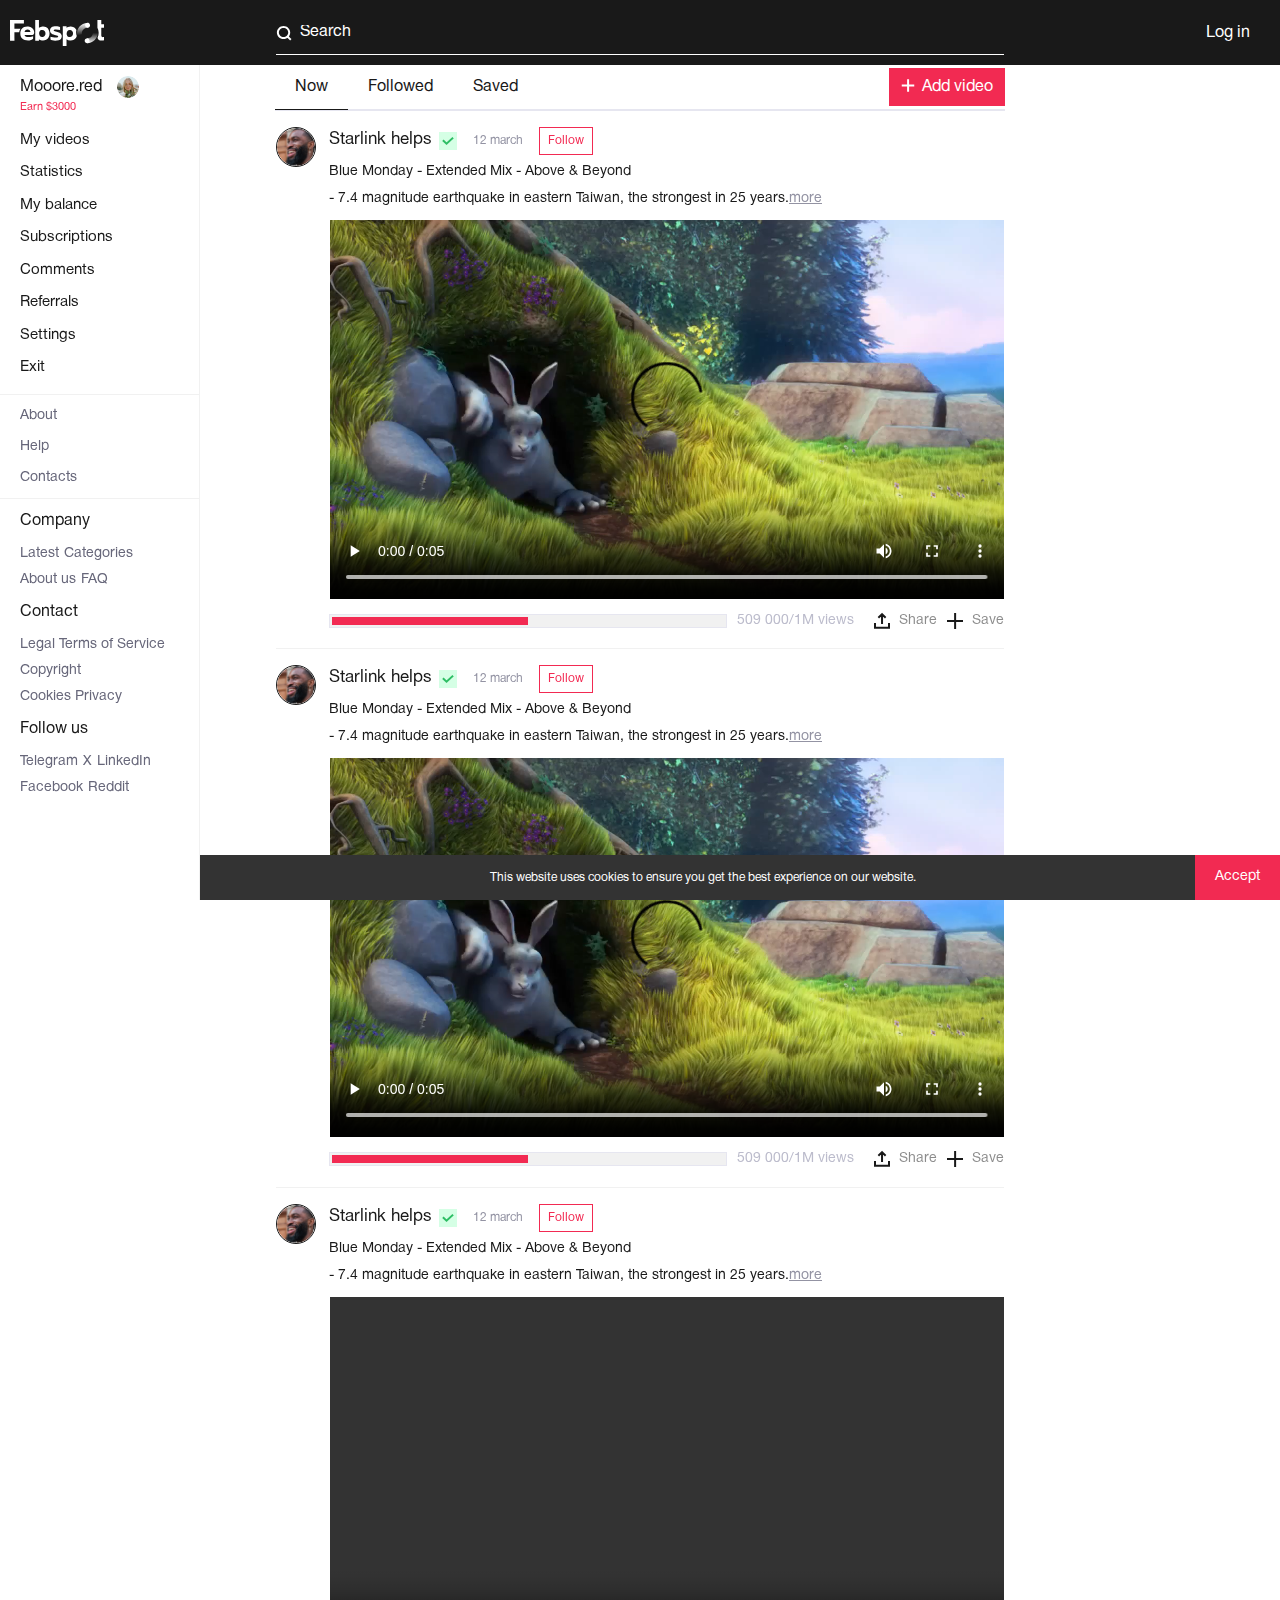
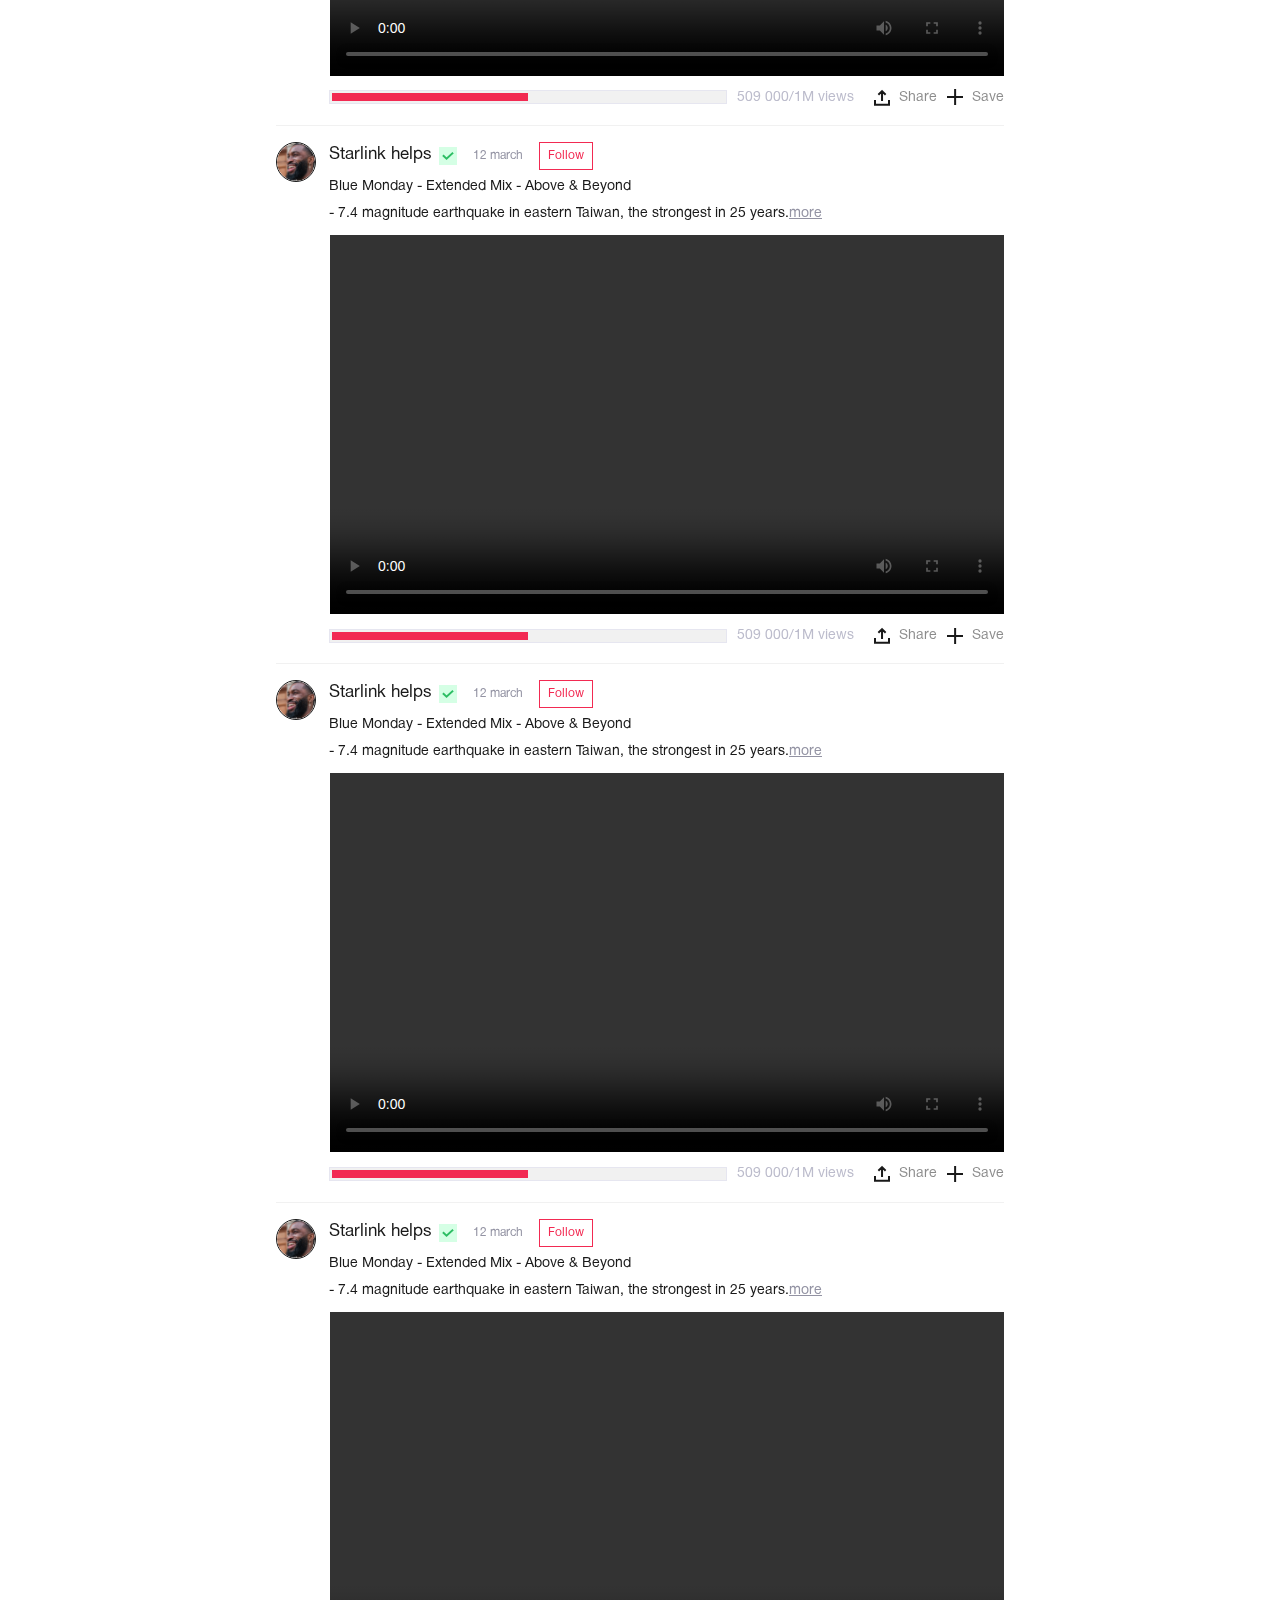
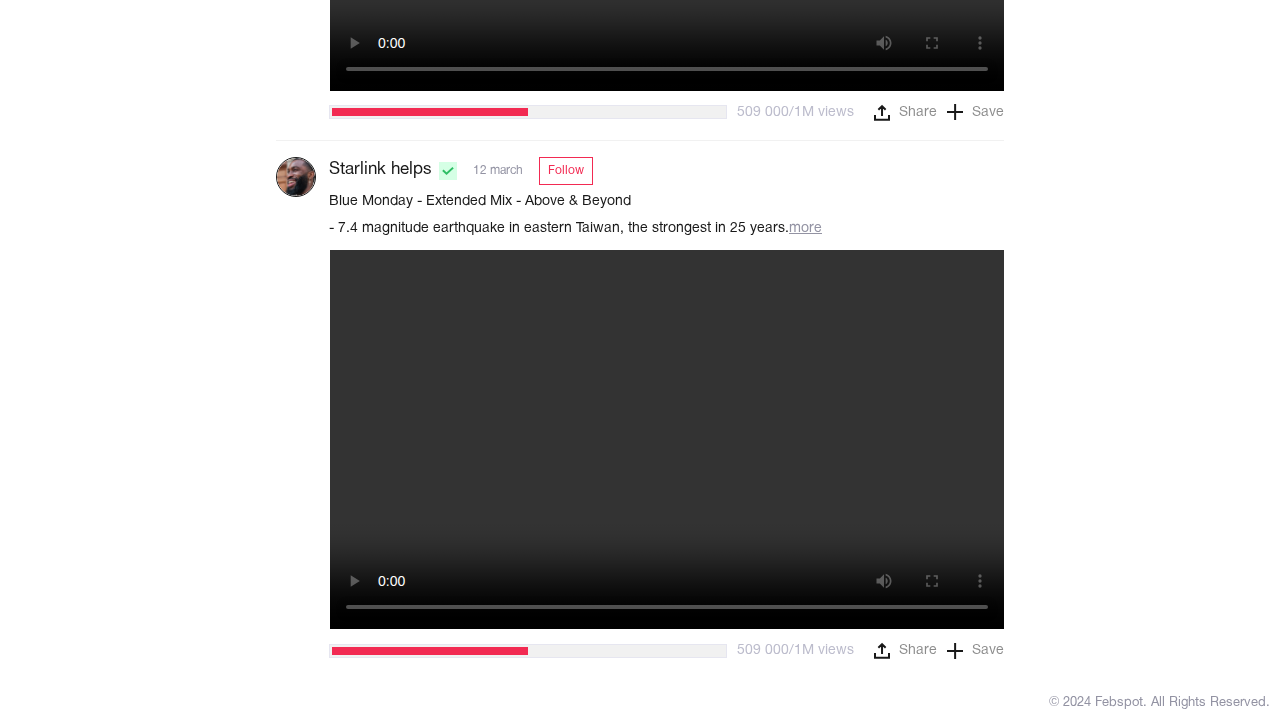
<file: index.html>
<!doctype html>
<html lang="en">

<head>
    <meta charset="UTF-8">
    <meta name="viewport" content="width=device-width,initial-scale=1">
    <title>Home</title>
    <link rel="icon" type="image/x-icon" href="b16eb7ffe5e3a960e2a5.ico">
    <meta name="msapplication-TileColor" content="#da532c">
    <meta name="theme-color" content="#ffffff">
    <script defer="defer" src="main.js"></script>
    <link href="main.css" rel="stylesheet">
</head>

<body>
    <header class="header">
        <div class="container">
            <div class="header__body"><a class="header__logo" href="/" title="Febspot"><img
                        src="1afcc988f46748dfe86b.svg" alt="Febspot"></a>
                <form class="search header__search" title="Search"><img class="search__icon"
                        src="3fe6dd05ca0e78d6ff20.svg" alt="Febspot"> <input class="search__input" placeholder="Search">
                </form><button class="hamburger-button header__hamburger" title="Menu"><span
                        class="hamburger-line"></span> <span class="hamburger-line"></span> <span
                        class="hamburger-line"></span></button> <a class="header__login" href="login.html">Log in</a>
            </div>
        </div>
    </header>
    <aside class="aside">
        <div class="navigation aside__top">
            <div class="aside-info navigation__aside-info"><a href="#" class="aside-info__row">
                    <div class="aside-info__name">Mooore.red</div><img src="0967bdee38d188576ed2.png" alt="Mooore.red">
                </a><a class="aside-info__move" href="#">Earn $3000</a></div>
            <ul class="navigation__list">
                <li><a href="/">My videos</a></li>
                <li><a href="">Statistics</a></li>
                <li><a href="">My balance</a></li>
                <li><a href="">Subscriptions</a></li>
                <li><a href="">Comments</a></li>
                <li><a href="">Referrals</a></li>
                <li><a href="">Settings</a></li>
                <li><a href="">Exit</a></li>
            </ul>
        </div>
        <div class="aside__middle"><a href="/about">About</a> <a href="/help">Help</a> <a href="/contacts">Contacts</a>
        </div>
        <div class="aside-bottom aside__bottom">
            <div class="aside-bottom__block">
                <div class="aside-bottom__top">Company</div>
                <ul>
                    <li><a href="/latest">Latest</a></li>
                    <li><a href="/categories">Categories</a></li>
                    <li><a href="/about">About us</a></li>
                    <li><a href="/faq">FAQ</a></li>
                </ul>
            </div>
            <div class="aside-bottom__block">
                <div class="aside-bottom__top">Contact</div>
                <ul>
                    <li><a href="/service">Legal Terms of Service</a></li>
                    <li><a href="/copyright">Copyright</a></li>
                    <li><a href="/cookies">Cookies Privacy</a></li>
                </ul>
            </div>
            <div class="aside-bottom__block">
                <div class="aside-bottom__top">Follow us</div>
                <ul>
                    <li><a target="_blank" href="/Telegram">Telegram</a></li>
                    <li><a target="_blank" href="/X">X</a></li>
                    <li><a target="_blank" href="/LinkedIn">LinkedIn</a></li>
                    <li><a target="_blank" href="/Facebook">Facebook</a></li>
                    <li><a target="_blank" href="/Reddit">Reddit</a></li>
                </ul>
            </div>
        </div>
    </aside>
    <main>
        <div class="interaction"><a href="#" class="interaction__link active">Now </a><a href="#"
                class="interaction__link">Followed </a><a href="#" class="interaction__link">Saved </a><a href="#"
                class="interaction__add red-button">
                <div class="interaction__icon"><svg width="14" height="13" viewBox="0 0 14 13" fill="none"
                        xmlns="http://www.w3.org/2000/svg">
                        <path
                            d="M7.09137 1.25005V6.40875M7.09137 6.40875V11.75M7.09137 6.40875H1.75006M7.09137 6.40875H12.2501"
                            stroke="currentColor" stroke-width="2" stroke-linecap="square" />
                    </svg></div><span>Add video</span>
            </a></div>
        <div class="tape">
            <div class="preview">
                <div class="preview__top"><a class="preview__user" href="#"><img class="preview__img"
                            src="138cbb8b8049136dc3ec.png" alt="User name">
                        <div class="preview__name">Starlink helps</div>
                    </a><img class="preview__tick" src="d83bb92007b89ddbc79b.svg" alt="Tick">
                    <div class="preview__date">12 march</div><button class="preview__btn tr-button"
                        type="button">Follow</button>
                </div>
                <div class="preview__info"><a href="post.html" class="preview__title">Blue Monday - Extended Mix - Above
                        & Beyond </a><a href="post.html" class="preview__text">- 7.4 magnitude earthquake in eastern
                        Taiwan, the strongest in 25 years.<div class="preview__more">more</div></a></div><video
                    data-src="images/video.mp4" preload="auto" controls class="preview__video lazy"></video>
                <div class="preview__row">
                    <div class="preview__sample">
                        <div class="preview__bar" id="progressBar" data-current="500" data-total="1000">
                            <div class="preview__fill" id="progressBarFill"></div>
                        </div>
                        <div class="preview__views">509 000/1M views</div>
                    </div>
                    <div class="preview-actions preview__actions">
                        <div class="share preview-actions__item"><img class="preview-actions__icon"
                                src="19f634fb85946a31ada8.svg" alt="Share">
                            <div class="preview-actions__text">Share</div>
                            <div class="share__list">
                                <div class="share__action"><img src="648bcbb8888f1c3a0d0f.svg" alt="Copy"
                                        class="preview-actions__icon">
                                    <div class="share__place">Copy link</div>
                                </div>
                                <div class="share__action"><img src="5af5e696ce3aa09d2f11.svg" alt="Fb"
                                        class="preview-actions__icon">
                                    <div class="share__place">Facebook</div>
                                </div>
                                <div class="share__action"><img src="a37a277e50409fd812a3.svg" alt="X"
                                        class="preview-actions__icon">
                                    <div class="share__place">X post</div>
                                </div>
                            </div>
                        </div><a download="images/video.mp4" href="images/video.mp4" class="preview-actions__item"><img
                                class="preview-actions__icon" src="c08c387661ebb81800ec.svg" alt="Save">
                            <div class="preview-actions__text">Save</div>
                        </a>
                    </div>
                </div>
            </div>
            <div class="preview">
                <div class="preview__top"><a class="preview__user" href="#"><img class="preview__img"
                            src="138cbb8b8049136dc3ec.png" alt="User name">
                        <div class="preview__name">Starlink helps</div>
                    </a><img class="preview__tick" src="d83bb92007b89ddbc79b.svg" alt="Tick">
                    <div class="preview__date">12 march</div><button class="preview__btn tr-button"
                        type="button">Follow</button>
                </div>
                <div class="preview__info"><a href="post.html" class="preview__title">Blue Monday - Extended Mix - Above
                        & Beyond </a><a href="post.html" class="preview__text">- 7.4 magnitude earthquake in eastern
                        Taiwan, the strongest in 25 years.<div class="preview__more">more</div></a></div><video
                    data-src="images/video.mp4" preload="auto" controls class="preview__video lazy"></video>
                <div class="preview__row">
                    <div class="preview__sample">
                        <div class="preview__bar" id="progressBar" data-current="500" data-total="1000">
                            <div class="preview__fill" id="progressBarFill"></div>
                        </div>
                        <div class="preview__views">509 000/1M views</div>
                    </div>
                    <div class="preview-actions preview__actions">
                        <div class="share preview-actions__item"><img class="preview-actions__icon"
                                src="19f634fb85946a31ada8.svg" alt="Share">
                            <div class="preview-actions__text">Share</div>
                            <div class="share__list">
                                <div class="share__action"><img src="648bcbb8888f1c3a0d0f.svg" alt="Copy"
                                        class="preview-actions__icon">
                                    <div class="share__place">Copy link</div>
                                </div>
                                <div class="share__action"><img src="5af5e696ce3aa09d2f11.svg" alt="Fb"
                                        class="preview-actions__icon">
                                    <div class="share__place">Facebook</div>
                                </div>
                                <div class="share__action"><img src="a37a277e50409fd812a3.svg" alt="X"
                                        class="preview-actions__icon">
                                    <div class="share__place">X post</div>
                                </div>
                            </div>
                        </div><a download="images/video.mp4" href="images/video.mp4" class="preview-actions__item"><img
                                class="preview-actions__icon" src="c08c387661ebb81800ec.svg" alt="Save">
                            <div class="preview-actions__text">Save</div>
                        </a>
                    </div>
                </div>
            </div>
            <div class="preview">
                <div class="preview__top"><a class="preview__user" href="#"><img class="preview__img"
                            src="138cbb8b8049136dc3ec.png" alt="User name">
                        <div class="preview__name">Starlink helps</div>
                    </a><img class="preview__tick" src="d83bb92007b89ddbc79b.svg" alt="Tick">
                    <div class="preview__date">12 march</div><button class="preview__btn tr-button"
                        type="button">Follow</button>
                </div>
                <div class="preview__info"><a href="post.html" class="preview__title">Blue Monday - Extended Mix - Above
                        & Beyond </a><a href="post.html" class="preview__text">- 7.4 magnitude earthquake in eastern
                        Taiwan, the strongest in 25 years.<div class="preview__more">more</div></a></div><video
                    data-src="images/video.mp4" preload="auto" controls class="preview__video lazy"></video>
                <div class="preview__row">
                    <div class="preview__sample">
                        <div class="preview__bar" id="progressBar" data-current="500" data-total="1000">
                            <div class="preview__fill" id="progressBarFill"></div>
                        </div>
                        <div class="preview__views">509 000/1M views</div>
                    </div>
                    <div class="preview-actions preview__actions">
                        <div class="share preview-actions__item"><img class="preview-actions__icon"
                                src="19f634fb85946a31ada8.svg" alt="Share">
                            <div class="preview-actions__text">Share</div>
                            <div class="share__list">
                                <div class="share__action"><img src="648bcbb8888f1c3a0d0f.svg" alt="Copy"
                                        class="preview-actions__icon">
                                    <div class="share__place">Copy link</div>
                                </div>
                                <div class="share__action"><img src="5af5e696ce3aa09d2f11.svg" alt="Fb"
                                        class="preview-actions__icon">
                                    <div class="share__place">Facebook</div>
                                </div>
                                <div class="share__action"><img src="a37a277e50409fd812a3.svg" alt="X"
                                        class="preview-actions__icon">
                                    <div class="share__place">X post</div>
                                </div>
                            </div>
                        </div><a download="images/video.mp4" href="images/video.mp4" class="preview-actions__item"><img
                                class="preview-actions__icon" src="c08c387661ebb81800ec.svg" alt="Save">
                            <div class="preview-actions__text">Save</div>
                        </a>
                    </div>
                </div>
            </div>
            <div class="preview">
                <div class="preview__top"><a class="preview__user" href="#"><img class="preview__img"
                            src="138cbb8b8049136dc3ec.png" alt="User name">
                        <div class="preview__name">Starlink helps</div>
                    </a><img class="preview__tick" src="d83bb92007b89ddbc79b.svg" alt="Tick">
                    <div class="preview__date">12 march</div><button class="preview__btn tr-button"
                        type="button">Follow</button>
                </div>
                <div class="preview__info"><a href="post.html" class="preview__title">Blue Monday - Extended Mix - Above
                        & Beyond </a><a href="post.html" class="preview__text">- 7.4 magnitude earthquake in eastern
                        Taiwan, the strongest in 25 years.<div class="preview__more">more</div></a></div><video
                    data-src="images/video.mp4" preload="auto" controls class="preview__video lazy"></video>
                <div class="preview__row">
                    <div class="preview__sample">
                        <div class="preview__bar" id="progressBar" data-current="500" data-total="1000">
                            <div class="preview__fill" id="progressBarFill"></div>
                        </div>
                        <div class="preview__views">509 000/1M views</div>
                    </div>
                    <div class="preview-actions preview__actions">
                        <div class="share preview-actions__item"><img class="preview-actions__icon"
                                src="19f634fb85946a31ada8.svg" alt="Share">
                            <div class="preview-actions__text">Share</div>
                            <div class="share__list">
                                <div class="share__action"><img src="648bcbb8888f1c3a0d0f.svg" alt="Copy"
                                        class="preview-actions__icon">
                                    <div class="share__place">Copy link</div>
                                </div>
                                <div class="share__action"><img src="5af5e696ce3aa09d2f11.svg" alt="Fb"
                                        class="preview-actions__icon">
                                    <div class="share__place">Facebook</div>
                                </div>
                                <div class="share__action"><img src="a37a277e50409fd812a3.svg" alt="X"
                                        class="preview-actions__icon">
                                    <div class="share__place">X post</div>
                                </div>
                            </div>
                        </div><a download="images/video.mp4" href="images/video.mp4" class="preview-actions__item"><img
                                class="preview-actions__icon" src="c08c387661ebb81800ec.svg" alt="Save">
                            <div class="preview-actions__text">Save</div>
                        </a>
                    </div>
                </div>
            </div>
            <div class="preview">
                <div class="preview__top"><a class="preview__user" href="#"><img class="preview__img"
                            src="138cbb8b8049136dc3ec.png" alt="User name">
                        <div class="preview__name">Starlink helps</div>
                    </a><img class="preview__tick" src="d83bb92007b89ddbc79b.svg" alt="Tick">
                    <div class="preview__date">12 march</div><button class="preview__btn tr-button"
                        type="button">Follow</button>
                </div>
                <div class="preview__info"><a href="post.html" class="preview__title">Blue Monday - Extended Mix - Above
                        & Beyond </a><a href="post.html" class="preview__text">- 7.4 magnitude earthquake in eastern
                        Taiwan, the strongest in 25 years.<div class="preview__more">more</div></a></div><video
                    data-src="images/video.mp4" preload="auto" controls class="preview__video lazy"></video>
                <div class="preview__row">
                    <div class="preview__sample">
                        <div class="preview__bar" id="progressBar" data-current="500" data-total="1000">
                            <div class="preview__fill" id="progressBarFill"></div>
                        </div>
                        <div class="preview__views">509 000/1M views</div>
                    </div>
                    <div class="preview-actions preview__actions">
                        <div class="share preview-actions__item"><img class="preview-actions__icon"
                                src="19f634fb85946a31ada8.svg" alt="Share">
                            <div class="preview-actions__text">Share</div>
                            <div class="share__list">
                                <div class="share__action"><img src="648bcbb8888f1c3a0d0f.svg" alt="Copy"
                                        class="preview-actions__icon">
                                    <div class="share__place">Copy link</div>
                                </div>
                                <div class="share__action"><img src="5af5e696ce3aa09d2f11.svg" alt="Fb"
                                        class="preview-actions__icon">
                                    <div class="share__place">Facebook</div>
                                </div>
                                <div class="share__action"><img src="a37a277e50409fd812a3.svg" alt="X"
                                        class="preview-actions__icon">
                                    <div class="share__place">X post</div>
                                </div>
                            </div>
                        </div><a download="images/video.mp4" href="images/video.mp4" class="preview-actions__item"><img
                                class="preview-actions__icon" src="c08c387661ebb81800ec.svg" alt="Save">
                            <div class="preview-actions__text">Save</div>
                        </a>
                    </div>
                </div>
            </div>
            <div class="preview">
                <div class="preview__top"><a class="preview__user" href="#"><img class="preview__img"
                            src="138cbb8b8049136dc3ec.png" alt="User name">
                        <div class="preview__name">Starlink helps</div>
                    </a><img class="preview__tick" src="d83bb92007b89ddbc79b.svg" alt="Tick">
                    <div class="preview__date">12 march</div><button class="preview__btn tr-button"
                        type="button">Follow</button>
                </div>
                <div class="preview__info"><a href="post.html" class="preview__title">Blue Monday - Extended Mix - Above
                        & Beyond </a><a href="post.html" class="preview__text">- 7.4 magnitude earthquake in eastern
                        Taiwan, the strongest in 25 years.<div class="preview__more">more</div></a></div><video
                    data-src="images/video.mp4" preload="auto" controls class="preview__video lazy"></video>
                <div class="preview__row">
                    <div class="preview__sample">
                        <div class="preview__bar" id="progressBar" data-current="500" data-total="1000">
                            <div class="preview__fill" id="progressBarFill"></div>
                        </div>
                        <div class="preview__views">509 000/1M views</div>
                    </div>
                    <div class="preview-actions preview__actions">
                        <div class="share preview-actions__item"><img class="preview-actions__icon"
                                src="19f634fb85946a31ada8.svg" alt="Share">
                            <div class="preview-actions__text">Share</div>
                            <div class="share__list">
                                <div class="share__action"><img src="648bcbb8888f1c3a0d0f.svg" alt="Copy"
                                        class="preview-actions__icon">
                                    <div class="share__place">Copy link</div>
                                </div>
                                <div class="share__action"><img src="5af5e696ce3aa09d2f11.svg" alt="Fb"
                                        class="preview-actions__icon">
                                    <div class="share__place">Facebook</div>
                                </div>
                                <div class="share__action"><img src="a37a277e50409fd812a3.svg" alt="X"
                                        class="preview-actions__icon">
                                    <div class="share__place">X post</div>
                                </div>
                            </div>
                        </div><a download="images/video.mp4" href="images/video.mp4" class="preview-actions__item"><img
                                class="preview-actions__icon" src="c08c387661ebb81800ec.svg" alt="Save">
                            <div class="preview-actions__text">Save</div>
                        </a>
                    </div>
                </div>
            </div>
            <div class="preview">
                <div class="preview__top"><a class="preview__user" href="#"><img class="preview__img"
                            src="138cbb8b8049136dc3ec.png" alt="User name">
                        <div class="preview__name">Starlink helps</div>
                    </a><img class="preview__tick" src="d83bb92007b89ddbc79b.svg" alt="Tick">
                    <div class="preview__date">12 march</div><button class="preview__btn tr-button"
                        type="button">Follow</button>
                </div>
                <div class="preview__info"><a href="post.html" class="preview__title">Blue Monday - Extended Mix - Above
                        & Beyond </a><a href="post.html" class="preview__text">- 7.4 magnitude earthquake in eastern
                        Taiwan, the strongest in 25 years.<div class="preview__more">more</div></a></div><video
                    data-src="images/video.mp4" preload="auto" controls class="preview__video lazy"></video>
                <div class="preview__row">
                    <div class="preview__sample">
                        <div class="preview__bar" id="progressBar" data-current="500" data-total="1000">
                            <div class="preview__fill" id="progressBarFill"></div>
                        </div>
                        <div class="preview__views">509 000/1M views</div>
                    </div>
                    <div class="preview-actions preview__actions">
                        <div class="share preview-actions__item"><img class="preview-actions__icon"
                                src="19f634fb85946a31ada8.svg" alt="Share">
                            <div class="preview-actions__text">Share</div>
                            <div class="share__list">
                                <div class="share__action"><img src="648bcbb8888f1c3a0d0f.svg" alt="Copy"
                                        class="preview-actions__icon">
                                    <div class="share__place">Copy link</div>
                                </div>
                                <div class="share__action"><img src="5af5e696ce3aa09d2f11.svg" alt="Fb"
                                        class="preview-actions__icon">
                                    <div class="share__place">Facebook</div>
                                </div>
                                <div class="share__action"><img src="a37a277e50409fd812a3.svg" alt="X"
                                        class="preview-actions__icon">
                                    <div class="share__place">X post</div>
                                </div>
                            </div>
                        </div><a download="images/video.mp4" href="images/video.mp4" class="preview-actions__item"><img
                                class="preview-actions__icon" src="c08c387661ebb81800ec.svg" alt="Save">
                            <div class="preview-actions__text">Save</div>
                        </a>
                    </div>
                </div>
            </div>
        </div>
        <div class="main__copy">© 2024 Febspot. All Rights Reserved.</div>
    </main>
    <div class="search-list container">
        <ul class="search-list__item"></ul>
    </div>
    <div id="cookieAlert" class="cookie-alert">
        <p>This website uses cookies to ensure you get the best experience on our website.</p><button
            id="acceptCookies">Accept</button>
    </div>
</body>

</html>
</file>
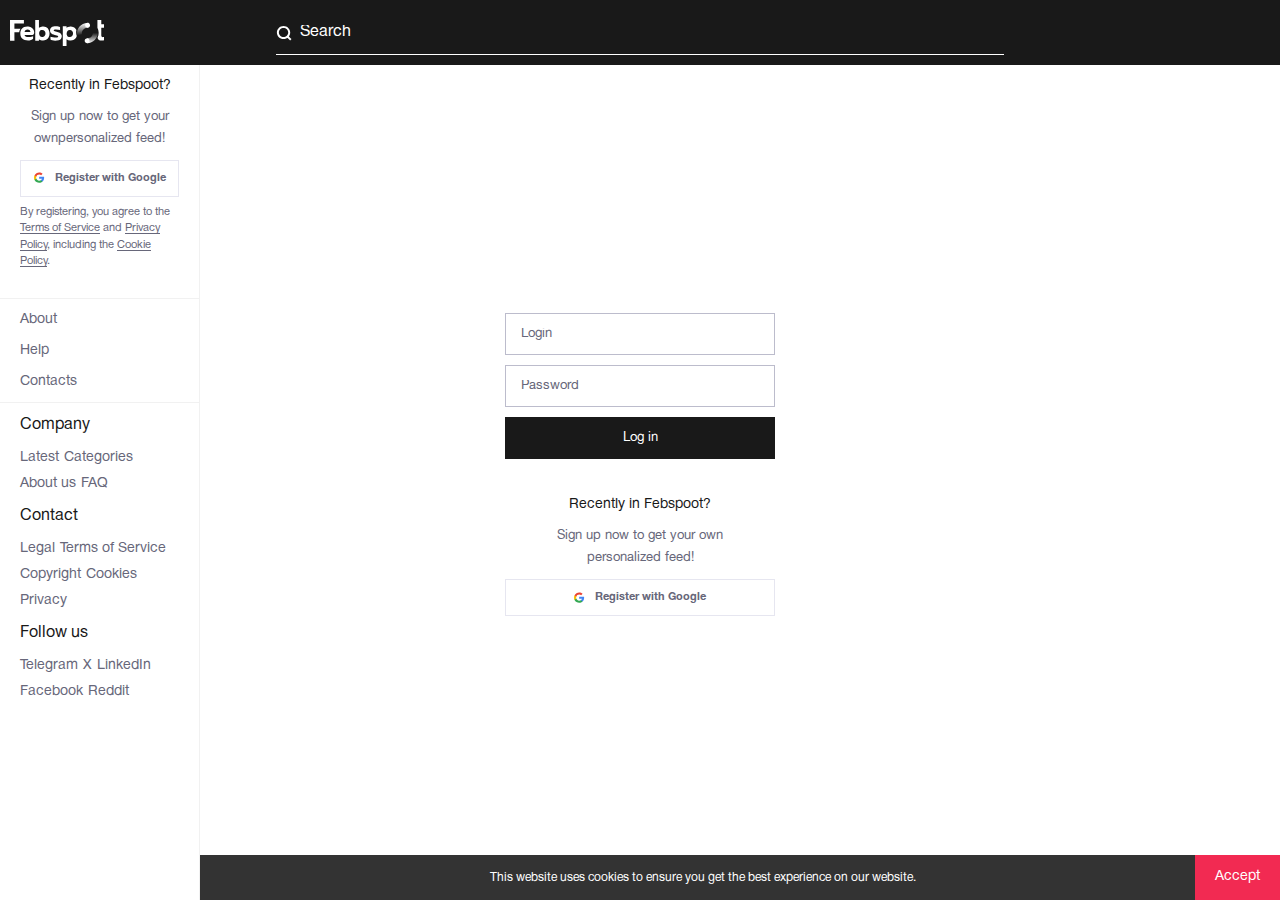
<file: login.html>
<!doctype html>
<html lang="en">

<head>
    <meta charset="UTF-8">
    <meta name="viewport" content="width=device-width,initial-scale=1">
    <title>Login</title>
    <link rel="icon" type="image/x-icon" href="b16eb7ffe5e3a960e2a5.ico">
    <meta name="msapplication-TileColor" content="#da532c">
    <meta name="theme-color" content="#ffffff">
    <script defer="defer" src="login.js"></script>
    <link href="main.css" rel="stylesheet">
</head>

<body class="screen-page">
    <header class="header">
        <div class="container">
            <div class="header__body"><a class="header__logo" href="/" title="Febspot"><img
                        src="1afcc988f46748dfe86b.svg" alt="Febspot"></a>
                <form class="search header__search" title="Search"><img class="search__icon"
                        src="3fe6dd05ca0e78d6ff20.svg" alt="Febspot"> <input class="search__input" placeholder="Search">
                </form><button class="hamburger-button header__hamburger" title="Menu"><span
                        class="hamburger-line"></span> <span class="hamburger-line"></span> <span
                        class="hamburger-line"></span></button>
            </div>
        </div>
    </header>
    <aside class="aside">
        <div class="navigation aside__top">
            <div class="aside-info navigation__aside-info">
                <div class="login__recently">Recently in Febspoot?</div>
                <div class="login__text">Sign up now to get your own<br>personalized feed!</div><a
                    class="login__google-button google-button" style="margin-bottom:7px" href="#"><img
                        src="ae8997929dcc226d8d52.svg" alt="Google"> <span>Register with Google</span></a>
                <div class="comments-alert__info">By registering, you agree to the <a href="#">Terms of Service</a> and
                    <a href="">Privacy Policy</a>, including the <a href="#">Cookie Policy</a>.</div>
            </div>
        </div>
        <div class="aside__middle"><a href="/about">About</a> <a href="/help">Help</a> <a href="/contacts">Contacts</a>
        </div>
        <div class="aside-bottom aside__bottom">
            <div class="aside-bottom__block">
                <div class="aside-bottom__top">Company</div>
                <ul>
                    <li><a href="/latest">Latest</a></li>
                    <li><a href="/categories">Categories</a></li>
                    <li><a href="/about">About us</a></li>
                    <li><a href="/faq">FAQ</a></li>
                </ul>
            </div>
            <div class="aside-bottom__block">
                <div class="aside-bottom__top">Contact</div>
                <ul>
                    <li><a href="/legal">Legal</a></li>
                    <li><a href="/service">Terms of Service</a></li>
                    <li><a href="/copyright">Copyright</a></li>
                    <li><a href="/cookies">Cookies</a></li>
                    <li><a href="/privacy">Privacy</a></li>
                </ul>
            </div>
            <div class="aside-bottom__block">
                <div class="aside-bottom__top">Follow us</div>
                <ul>
                    <li><a target="_blank" href="/Telegram">Telegram</a></li>
                    <li><a target="_blank" href="/X">X</a></li>
                    <li><a target="_blank" href="/LinkedIn">LinkedIn</a></li>
                    <li><a target="_blank" href="/Facebook">Facebook</a></li>
                    <li><a target="_blank" href="/Reddit">Reddit</a></li>
                </ul>
            </div>
        </div>
    </aside>
    <main>
        <form class="login">
            <div class="login__form"><input placeholder="Login" class="login__input" required>
                <div class="input__inner"><input type="password" placeholder="Password" required class="login__input">
                    <svg class="input__eye" width="14" height="11" viewBox="0 0 14 11" fill="none"
                        xmlns="http://www.w3.org/2000/svg">
                        <path
                            d="M0 5.4375C0 5.4375 2.625 0.625 7 0.625C11.375 0.625 14 5.4375 14 5.4375C14 5.4375 11.375 10.25 7 10.25C2.625 10.25 0 5.4375 0 5.4375ZM7 8.5C7.81223 8.5 8.59118 8.17734 9.16551 7.60301C9.73984 7.02868 10.0625 6.24973 10.0625 5.4375C10.0625 4.62527 9.73984 3.84632 9.16551 3.27199C8.59118 2.69766 7.81223 2.375 7 2.375C6.18777 2.375 5.40882 2.69766 4.83449 3.27199C4.26016 3.84632 3.9375 4.62527 3.9375 5.4375C3.9375 6.24973 4.26016 7.02868 4.83449 7.60301C5.40882 8.17734 6.18777 8.5 7 8.5V8.5Z"
                            fill="#464646" />
                    </svg></div><button class="login__button black-button">Log in</button>
            </div>
            <div class="login__recently">Recently in Febspoot?</div>
            <div class="login__text">Sign up now to get your own<br>personalized feed!</div><a
                class="login__google-button google-button" href="#"><img src="ae8997929dcc226d8d52.svg" alt="Google">
                <span>Register with Google</span></a>
        </form>
        <div class="main__copy">© 2024 Febspot. All Rights Reserved.</div>
    </main>
    <div class="search-list container">
        <ul class="search-list__item">
            <li><a class="search-list__link" href="#asd">Statistical Analytics Career</a></li>
        </ul>
    </div>
    <div id="cookieAlert" class="cookie-alert">
        <p>This website uses cookies to ensure you get the best experience on our website.</p><button
            id="acceptCookies">Accept</button>
    </div>
</body>

</html>
</file>
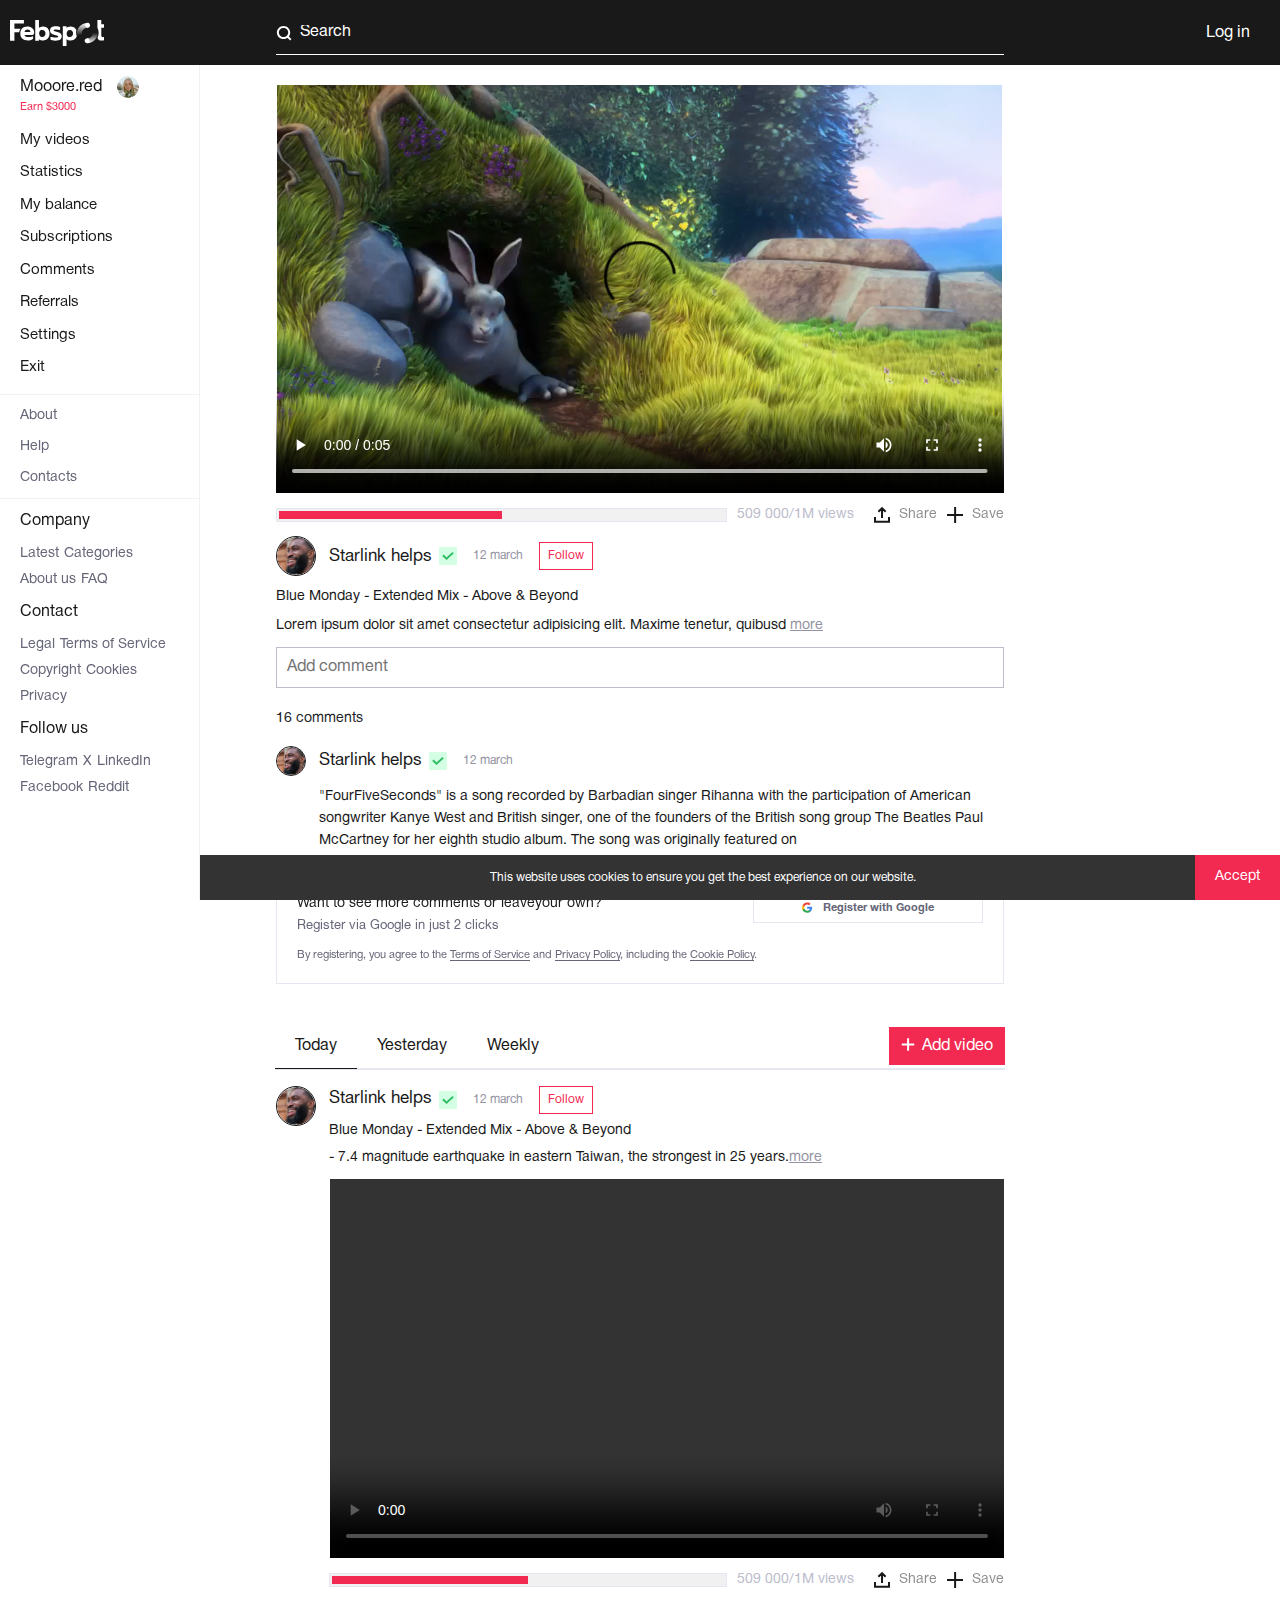
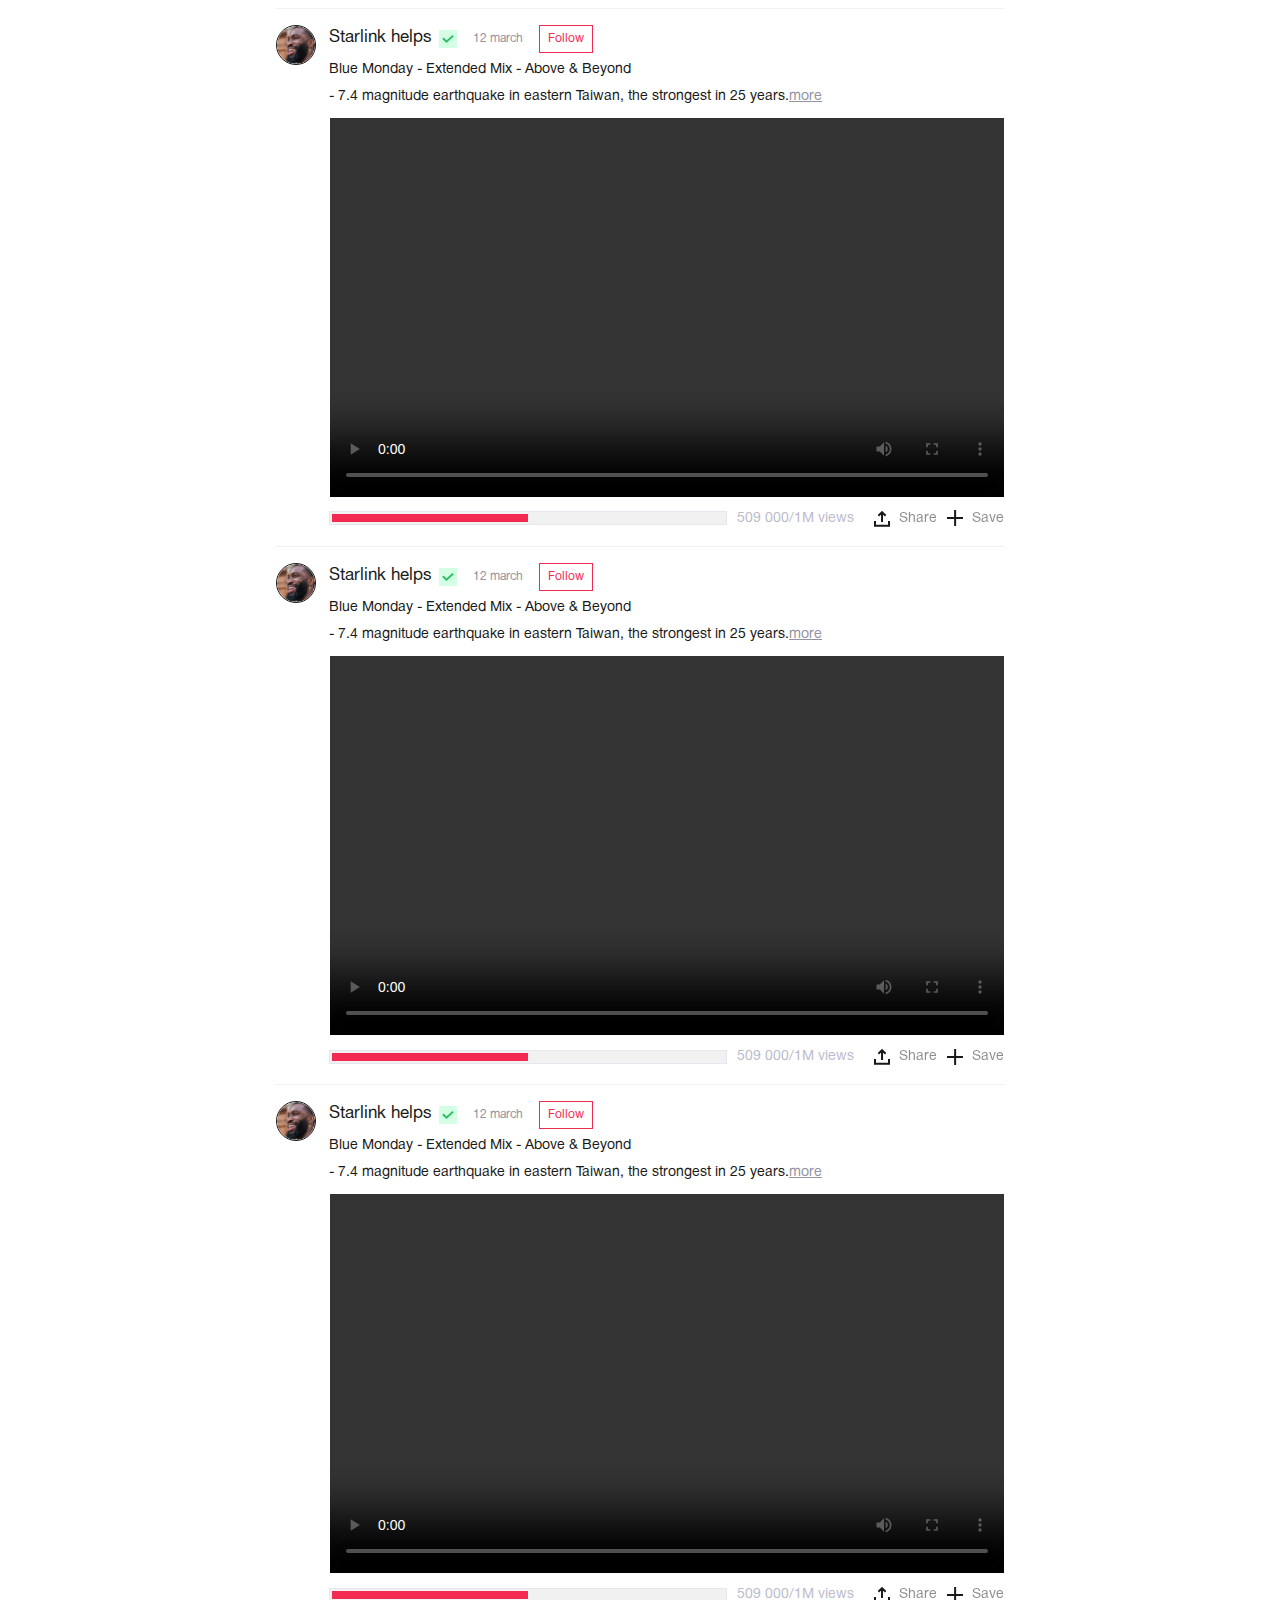
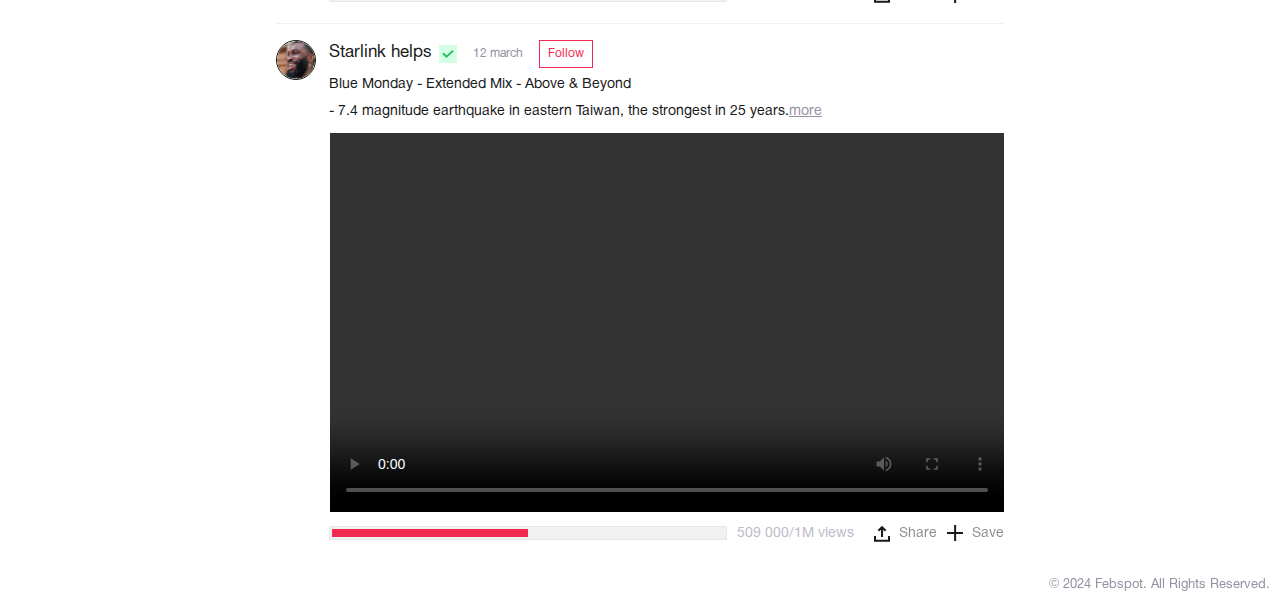
<file: post.html>
<!doctype html>
<html lang="en">

<head>
    <meta charset="UTF-8">
    <meta name="viewport" content="width=device-width,initial-scale=1">
    <title>Post</title>
    <link rel="icon" type="image/x-icon" href="b16eb7ffe5e3a960e2a5.ico">
    <meta name="msapplication-TileColor" content="#da532c">
    <meta name="theme-color" content="#ffffff">
    <script defer="defer" src="post.js"></script>
    <link href="main.css" rel="stylesheet">
</head>

<body class="">
    <header class="header">
        <div class="container">
            <div class="header__body"><a class="header__logo" href="/" title="Febspot"><img
                        src="1afcc988f46748dfe86b.svg" alt="Febspot"></a>
                <form class="search header__search" title="Search"><img class="search__icon"
                        src="3fe6dd05ca0e78d6ff20.svg" alt="Febspot"> <input class="search__input" placeholder="Search">
                </form><button class="hamburger-button header__hamburger" title="Menu"><span
                        class="hamburger-line"></span> <span class="hamburger-line"></span> <span
                        class="hamburger-line"></span></button> <a class="header__login" href="login.html">Log in</a>
            </div>
        </div>
    </header>
    <aside class="aside">
        <div class="navigation aside__top">
            <div class="aside-info navigation__aside-info">
                <div class="aside-info__row">
                    <div class="aside-info__name">Mooore.red</div><img src="0967bdee38d188576ed2.png" alt="Mooore.red">
                </div><a class="aside-info__move" href="#">Earn $3000</a>
            </div>
            <ul class="navigation__list">
                <li><a href="/">My videos</a></li>
                <li><a href="">Statistics</a></li>
                <li><a href="">My balance</a></li>
                <li><a href="">Subscriptions</a></li>
                <li><a href="">Comments</a></li>
                <li><a href="">Referrals</a></li>
                <li><a href="">Settings</a></li>
                <li><a href="">Exit</a></li>
            </ul>
        </div>
        <div class="aside__middle"><a href="/about">About</a> <a href="/help">Help</a> <a href="/contacts">Contacts</a>
        </div>
        <div class="aside-bottom aside__bottom">
            <div class="aside-bottom__block">
                <div class="aside-bottom__top">Company</div>
                <ul>
                    <li><a href="/latest">Latest</a></li>
                    <li><a href="/categories">Categories</a></li>
                    <li><a href="/about">About us</a></li>
                    <li><a href="/faq">FAQ</a></li>
                </ul>
            </div>
            <div class="aside-bottom__block">
                <div class="aside-bottom__top">Contact</div>
                <ul>
                    <li><a href="/legal">Legal</a></li>
                    <li><a href="/service">Terms of Service</a></li>
                    <li><a href="/copyright">Copyright</a></li>
                    <li><a href="/cookies">Cookies</a></li>
                    <li><a href="/privacy">Privacy</a></li>
                </ul>
            </div>
            <div class="aside-bottom__block">
                <div class="aside-bottom__top">Follow us</div>
                <ul>
                    <li><a target="_blank" href="/Telegram">Telegram</a></li>
                    <li><a target="_blank" href="/X">X</a></li>
                    <li><a target="_blank" href="/LinkedIn">LinkedIn</a></li>
                    <li><a target="_blank" href="/Facebook">Facebook</a></li>
                    <li><a target="_blank" href="/Reddit">Reddit</a></li>
                </ul>
            </div>
        </div>
    </aside>
    <main>
        <div class="preview post"><video preload="auto" src="867b6ab1c9db83359f6b.mp4" controls
                class="preview__video post__video"></video>
            <div class="preview__row post__row">
                <div class="preview__sample">
                    <div class="preview__bar" id="progressBar" data-current="500" data-total="1000">
                        <div class="preview__fill" id="progressBarFill"></div>
                    </div>
                    <div class="preview__views">509 000/1M views</div>
                </div>
                <div class="preview-actions preview__actions">
                    <div class="share preview-actions__item"><img class="preview-actions__icon"
                            src="19f634fb85946a31ada8.svg" alt="Share">
                        <div class="preview-actions__text">Share</div>
                        <div class="share__list">
                            <div class="share__action"><img src="648bcbb8888f1c3a0d0f.svg" alt="Copy"
                                    class="preview-actions__icon">
                                <div class="share__place">Copy link</div>
                            </div>
                            <div class="share__action"><img src="5af5e696ce3aa09d2f11.svg" alt="Fb"
                                    class="preview-actions__icon">
                                <div class="share__place">Facebook</div>
                            </div>
                            <div class="share__action"><img src="a37a277e50409fd812a3.svg" alt="X"
                                    class="preview-actions__icon">
                                <div class="share__place">X post</div>
                            </div>
                        </div>
                    </div><a download="images/video.mp4" href="images/video.mp4" class="preview-actions__item"><img
                            class="preview-actions__icon" src="c08c387661ebb81800ec.svg" alt="Save">
                        <div class="preview-actions__text">Save</div>
                    </a>
                </div>
            </div>
            <div class="preview__top post__top"><a class="preview__user post__user" href="#"><img class="preview__img"
                        src="138cbb8b8049136dc3ec.png" alt="User name">
                    <div class="preview__name">Starlink helps</div>
                </a><img class="preview__tick post__tick" src="d83bb92007b89ddbc79b.svg" alt="Tick">
                <div class="preview__date post__date">12 march</div><button class="preview__btn tr-button"
                    type="button">Follow</button>
            </div>
            <div class="preview__info post__info">
                <div class="preview__title">Blue Monday - Extended Mix - Above & Beyond</div>
                <div class="preview__text post__text">Lorem ipsum dolor sit amet consectetur adipisicing elit. Maxime
                    tenetur, quibusdam dolorum sapiente placeat nobis et qui alias consequatur vitae, vel nihil
                    recusandae inventore! Culpa quis debitis ipsa itaque dolorum. Lorem ipsum dolor sit amet consectetur
                    adipisicing elit. Maxime tenetur, quibusdam dolorum sapiente placeat nobis et qui alias consequatur
                    vitae, vel nihil recusandae inventore! Culpa quis debitis ipsa itaque dolorum. Lorem ipsum dolor sit
                    amet consectetur adipisicing elit. Maxime tenetur, quibusdam dolorum sapiente placeat nobis et qui
                    alias consequatur vitae, vel nihil recusandae inventore! Culpa quis debitis ipsa itaque dolorum. -
                    7.4 magnitude earthquake in eastern Taiwan, the strongest in 25 years.</div>
            </div>
        </div>
        <form class="annotate">
            <div class="annotate__body"><textarea rows="1" placeholder="Add comment" class="annotate__input"></textarea>
                <div class="annotate__row"><button type="reset" class="annotate__cancel">Cancel</button> <button
                        type="submit" class="annotate__button tr-button">Send</button></div>
            </div>
        </form>
        <div class="comments">
            <div class="comments__top">16 comments</div>
            <div class="comments__items">
                <div class="comments__item">
                    <div class="preview__top post__top"><a class="preview__user post__user" href="#"><img
                                class="preview__img comments__user" src="138cbb8b8049136dc3ec.png" alt="User name">
                            <div class="preview__name">Starlink helps</div>
                        </a><img class="preview__tick post__tick" src="d83bb92007b89ddbc79b.svg" alt="Tick">
                        <div class="preview__date post__date">12 march</div>
                    </div>
                    <div class="preview__text comments__text">"FourFiveSeconds" is a song recorded by Barbadian singer
                        Rihanna with the participation of American songwriter Kanye West and British singer, one of the
                        founders of the British song group The Beatles Paul McCartney for her eighth studio album. The
                        song was originally featured on</div>
                </div>
                <div class="comments-alert comments__alert">
                    <div class="comments-alert__title">Want to see more comments or leave<br>your own?</div>
                    <div class="comments-alert__text">Register via Google in just 2 clicks</div><a
                        class="comments-alert__button google-button" href="#"><img src="ae8997929dcc226d8d52.svg"
                            alt="Google"> <span>Register with Google</span></a>
                    <div class="comments-alert__info">By registering, you agree to the <a href="#">Terms of Service</a>
                        and <a href="">Privacy Policy</a>, including the <a href="#">Cookie Policy</a>.</div>
                </div>
            </div>
        </div>
        <div class="interaction"><a href="#" class="interaction__link active">Today </a><a href="#"
                class="interaction__link">Yesterday </a><a href="#" class="interaction__link">Weekly </a><a href="#"
                class="interaction__add red-button">
                <div class="interaction__icon"><svg width="14" height="13" viewBox="0 0 14 13" fill="none"
                        xmlns="http://www.w3.org/2000/svg">
                        <path
                            d="M7.09137 1.25005V6.40875M7.09137 6.40875V11.75M7.09137 6.40875H1.75006M7.09137 6.40875H12.2501"
                            stroke="currentColor" stroke-width="2" stroke-linecap="square"></path>
                    </svg></div><span>Add video</span>
            </a></div>
        <div class="tape">
            <div class="preview">
                <div class="preview__top"><a class="preview__user" href="#"><img class="preview__img"
                            src="138cbb8b8049136dc3ec.png" alt="User name">
                        <div class="preview__name">Starlink helps</div>
                    </a><img class="preview__tick" src="d83bb92007b89ddbc79b.svg" alt="Tick">
                    <div class="preview__date">12 march</div><button class="preview__btn tr-button"
                        type="button">Follow</button>
                </div>
                <div class="preview__info"><a href="post.html" class="preview__title">Blue Monday - Extended Mix - Above
                        & Beyond </a><a href="post.html" class="preview__text">- 7.4 magnitude earthquake in eastern
                        Taiwan, the strongest in 25 years.<div class="preview__more">more</div></a></div><video
                    data-src="images/video.mp4" preload="auto" controls class="preview__video lazy"></video>
                <div class="preview__row">
                    <div class="preview__sample">
                        <div class="preview__bar" id="progressBar" data-current="500" data-total="1000">
                            <div class="preview__fill" id="progressBarFill"></div>
                        </div>
                        <div class="preview__views">509 000/1M views</div>
                    </div>
                    <div class="preview-actions preview__actions">
                        <div class="share preview-actions__item"><img class="preview-actions__icon"
                                src="19f634fb85946a31ada8.svg" alt="Share">
                            <div class="preview-actions__text">Share</div>
                            <div class="share__list">
                                <div class="share__action"><img src="648bcbb8888f1c3a0d0f.svg" alt="Copy"
                                        class="preview-actions__icon">
                                    <div class="share__place">Copy link</div>
                                </div>
                                <div class="share__action"><img src="5af5e696ce3aa09d2f11.svg" alt="Fb"
                                        class="preview-actions__icon">
                                    <div class="share__place">Facebook</div>
                                </div>
                                <div class="share__action"><img src="a37a277e50409fd812a3.svg" alt="X"
                                        class="preview-actions__icon">
                                    <div class="share__place">X post</div>
                                </div>
                            </div>
                        </div><a download="images/video.mp4" href="images/video.mp4" class="preview-actions__item"><img
                                class="preview-actions__icon" src="c08c387661ebb81800ec.svg" alt="Save">
                            <div class="preview-actions__text">Save</div>
                        </a>
                    </div>
                </div>
            </div>
            <div class="preview">
                <div class="preview__top"><a class="preview__user" href="#"><img class="preview__img"
                            src="138cbb8b8049136dc3ec.png" alt="User name">
                        <div class="preview__name">Starlink helps</div>
                    </a><img class="preview__tick" src="d83bb92007b89ddbc79b.svg" alt="Tick">
                    <div class="preview__date">12 march</div><button class="preview__btn tr-button"
                        type="button">Follow</button>
                </div>
                <div class="preview__info"><a href="post.html" class="preview__title">Blue Monday - Extended Mix - Above
                        & Beyond </a><a href="post.html" class="preview__text">- 7.4 magnitude earthquake in eastern
                        Taiwan, the strongest in 25 years.<div class="preview__more">more</div></a></div><video
                    data-src="images/video.mp4" preload="auto" controls class="preview__video lazy"></video>
                <div class="preview__row">
                    <div class="preview__sample">
                        <div class="preview__bar" id="progressBar" data-current="500" data-total="1000">
                            <div class="preview__fill" id="progressBarFill"></div>
                        </div>
                        <div class="preview__views">509 000/1M views</div>
                    </div>
                    <div class="preview-actions preview__actions">
                        <div class="share preview-actions__item"><img class="preview-actions__icon"
                                src="19f634fb85946a31ada8.svg" alt="Share">
                            <div class="preview-actions__text">Share</div>
                            <div class="share__list">
                                <div class="share__action"><img src="648bcbb8888f1c3a0d0f.svg" alt="Copy"
                                        class="preview-actions__icon">
                                    <div class="share__place">Copy link</div>
                                </div>
                                <div class="share__action"><img src="5af5e696ce3aa09d2f11.svg" alt="Fb"
                                        class="preview-actions__icon">
                                    <div class="share__place">Facebook</div>
                                </div>
                                <div class="share__action"><img src="a37a277e50409fd812a3.svg" alt="X"
                                        class="preview-actions__icon">
                                    <div class="share__place">X post</div>
                                </div>
                            </div>
                        </div><a download="images/video.mp4" href="images/video.mp4" class="preview-actions__item"><img
                                class="preview-actions__icon" src="c08c387661ebb81800ec.svg" alt="Save">
                            <div class="preview-actions__text">Save</div>
                        </a>
                    </div>
                </div>
            </div>
            <div class="preview">
                <div class="preview__top"><a class="preview__user" href="#"><img class="preview__img"
                            src="138cbb8b8049136dc3ec.png" alt="User name">
                        <div class="preview__name">Starlink helps</div>
                    </a><img class="preview__tick" src="d83bb92007b89ddbc79b.svg" alt="Tick">
                    <div class="preview__date">12 march</div><button class="preview__btn tr-button"
                        type="button">Follow</button>
                </div>
                <div class="preview__info"><a href="post.html" class="preview__title">Blue Monday - Extended Mix - Above
                        & Beyond </a><a href="post.html" class="preview__text">- 7.4 magnitude earthquake in eastern
                        Taiwan, the strongest in 25 years.<div class="preview__more">more</div></a></div><video
                    data-src="images/video.mp4" preload="auto" controls class="preview__video lazy"></video>
                <div class="preview__row">
                    <div class="preview__sample">
                        <div class="preview__bar" id="progressBar" data-current="500" data-total="1000">
                            <div class="preview__fill" id="progressBarFill"></div>
                        </div>
                        <div class="preview__views">509 000/1M views</div>
                    </div>
                    <div class="preview-actions preview__actions">
                        <div class="share preview-actions__item"><img class="preview-actions__icon"
                                src="19f634fb85946a31ada8.svg" alt="Share">
                            <div class="preview-actions__text">Share</div>
                            <div class="share__list">
                                <div class="share__action"><img src="648bcbb8888f1c3a0d0f.svg" alt="Copy"
                                        class="preview-actions__icon">
                                    <div class="share__place">Copy link</div>
                                </div>
                                <div class="share__action"><img src="5af5e696ce3aa09d2f11.svg" alt="Fb"
                                        class="preview-actions__icon">
                                    <div class="share__place">Facebook</div>
                                </div>
                                <div class="share__action"><img src="a37a277e50409fd812a3.svg" alt="X"
                                        class="preview-actions__icon">
                                    <div class="share__place">X post</div>
                                </div>
                            </div>
                        </div><a download="images/video.mp4" href="images/video.mp4" class="preview-actions__item"><img
                                class="preview-actions__icon" src="c08c387661ebb81800ec.svg" alt="Save">
                            <div class="preview-actions__text">Save</div>
                        </a>
                    </div>
                </div>
            </div>
            <div class="preview">
                <div class="preview__top"><a class="preview__user" href="#"><img class="preview__img"
                            src="138cbb8b8049136dc3ec.png" alt="User name">
                        <div class="preview__name">Starlink helps</div>
                    </a><img class="preview__tick" src="d83bb92007b89ddbc79b.svg" alt="Tick">
                    <div class="preview__date">12 march</div><button class="preview__btn tr-button"
                        type="button">Follow</button>
                </div>
                <div class="preview__info"><a href="post.html" class="preview__title">Blue Monday - Extended Mix - Above
                        & Beyond </a><a href="post.html" class="preview__text">- 7.4 magnitude earthquake in eastern
                        Taiwan, the strongest in 25 years.<div class="preview__more">more</div></a></div><video
                    data-src="images/video.mp4" preload="auto" controls class="preview__video lazy"></video>
                <div class="preview__row">
                    <div class="preview__sample">
                        <div class="preview__bar" id="progressBar" data-current="500" data-total="1000">
                            <div class="preview__fill" id="progressBarFill"></div>
                        </div>
                        <div class="preview__views">509 000/1M views</div>
                    </div>
                    <div class="preview-actions preview__actions">
                        <div class="share preview-actions__item"><img class="preview-actions__icon"
                                src="19f634fb85946a31ada8.svg" alt="Share">
                            <div class="preview-actions__text">Share</div>
                            <div class="share__list">
                                <div class="share__action"><img src="648bcbb8888f1c3a0d0f.svg" alt="Copy"
                                        class="preview-actions__icon">
                                    <div class="share__place">Copy link</div>
                                </div>
                                <div class="share__action"><img src="5af5e696ce3aa09d2f11.svg" alt="Fb"
                                        class="preview-actions__icon">
                                    <div class="share__place">Facebook</div>
                                </div>
                                <div class="share__action"><img src="a37a277e50409fd812a3.svg" alt="X"
                                        class="preview-actions__icon">
                                    <div class="share__place">X post</div>
                                </div>
                            </div>
                        </div><a download="images/video.mp4" href="images/video.mp4" class="preview-actions__item"><img
                                class="preview-actions__icon" src="c08c387661ebb81800ec.svg" alt="Save">
                            <div class="preview-actions__text">Save</div>
                        </a>
                    </div>
                </div>
            </div>
            <div class="preview">
                <div class="preview__top"><a class="preview__user" href="#"><img class="preview__img"
                            src="138cbb8b8049136dc3ec.png" alt="User name">
                        <div class="preview__name">Starlink helps</div>
                    </a><img class="preview__tick" src="d83bb92007b89ddbc79b.svg" alt="Tick">
                    <div class="preview__date">12 march</div><button class="preview__btn tr-button"
                        type="button">Follow</button>
                </div>
                <div class="preview__info"><a href="post.html" class="preview__title">Blue Monday - Extended Mix - Above
                        & Beyond </a><a href="post.html" class="preview__text">- 7.4 magnitude earthquake in eastern
                        Taiwan, the strongest in 25 years.<div class="preview__more">more</div></a></div><video
                    data-src="images/video.mp4" preload="auto" controls class="preview__video lazy"></video>
                <div class="preview__row">
                    <div class="preview__sample">
                        <div class="preview__bar" id="progressBar" data-current="500" data-total="1000">
                            <div class="preview__fill" id="progressBarFill"></div>
                        </div>
                        <div class="preview__views">509 000/1M views</div>
                    </div>
                    <div class="preview-actions preview__actions">
                        <div class="share preview-actions__item"><img class="preview-actions__icon"
                                src="19f634fb85946a31ada8.svg" alt="Share">
                            <div class="preview-actions__text">Share</div>
                            <div class="share__list">
                                <div class="share__action"><img src="648bcbb8888f1c3a0d0f.svg" alt="Copy"
                                        class="preview-actions__icon">
                                    <div class="share__place">Copy link</div>
                                </div>
                                <div class="share__action"><img src="5af5e696ce3aa09d2f11.svg" alt="Fb"
                                        class="preview-actions__icon">
                                    <div class="share__place">Facebook</div>
                                </div>
                                <div class="share__action"><img src="a37a277e50409fd812a3.svg" alt="X"
                                        class="preview-actions__icon">
                                    <div class="share__place">X post</div>
                                </div>
                            </div>
                        </div><a download="images/video.mp4" href="images/video.mp4" class="preview-actions__item"><img
                                class="preview-actions__icon" src="c08c387661ebb81800ec.svg" alt="Save">
                            <div class="preview-actions__text">Save</div>
                        </a>
                    </div>
                </div>
            </div>
        </div>
        <div class="main__copy">© 2024 Febspot. All Rights Reserved.</div>
    </main>
    <div class="search-list container">
        <ul class="search-list__item">
            <li><a class="search-list__link" href="#test">Statistical Analytics Career</a></li>
        </ul>
    </div>
    <div id="cookieAlert" class="cookie-alert">
        <p>This website uses cookies to ensure you get the best experience on our website.</p><button
            id="acceptCookies">Accept</button>
    </div>
</body>

</html>
</file>
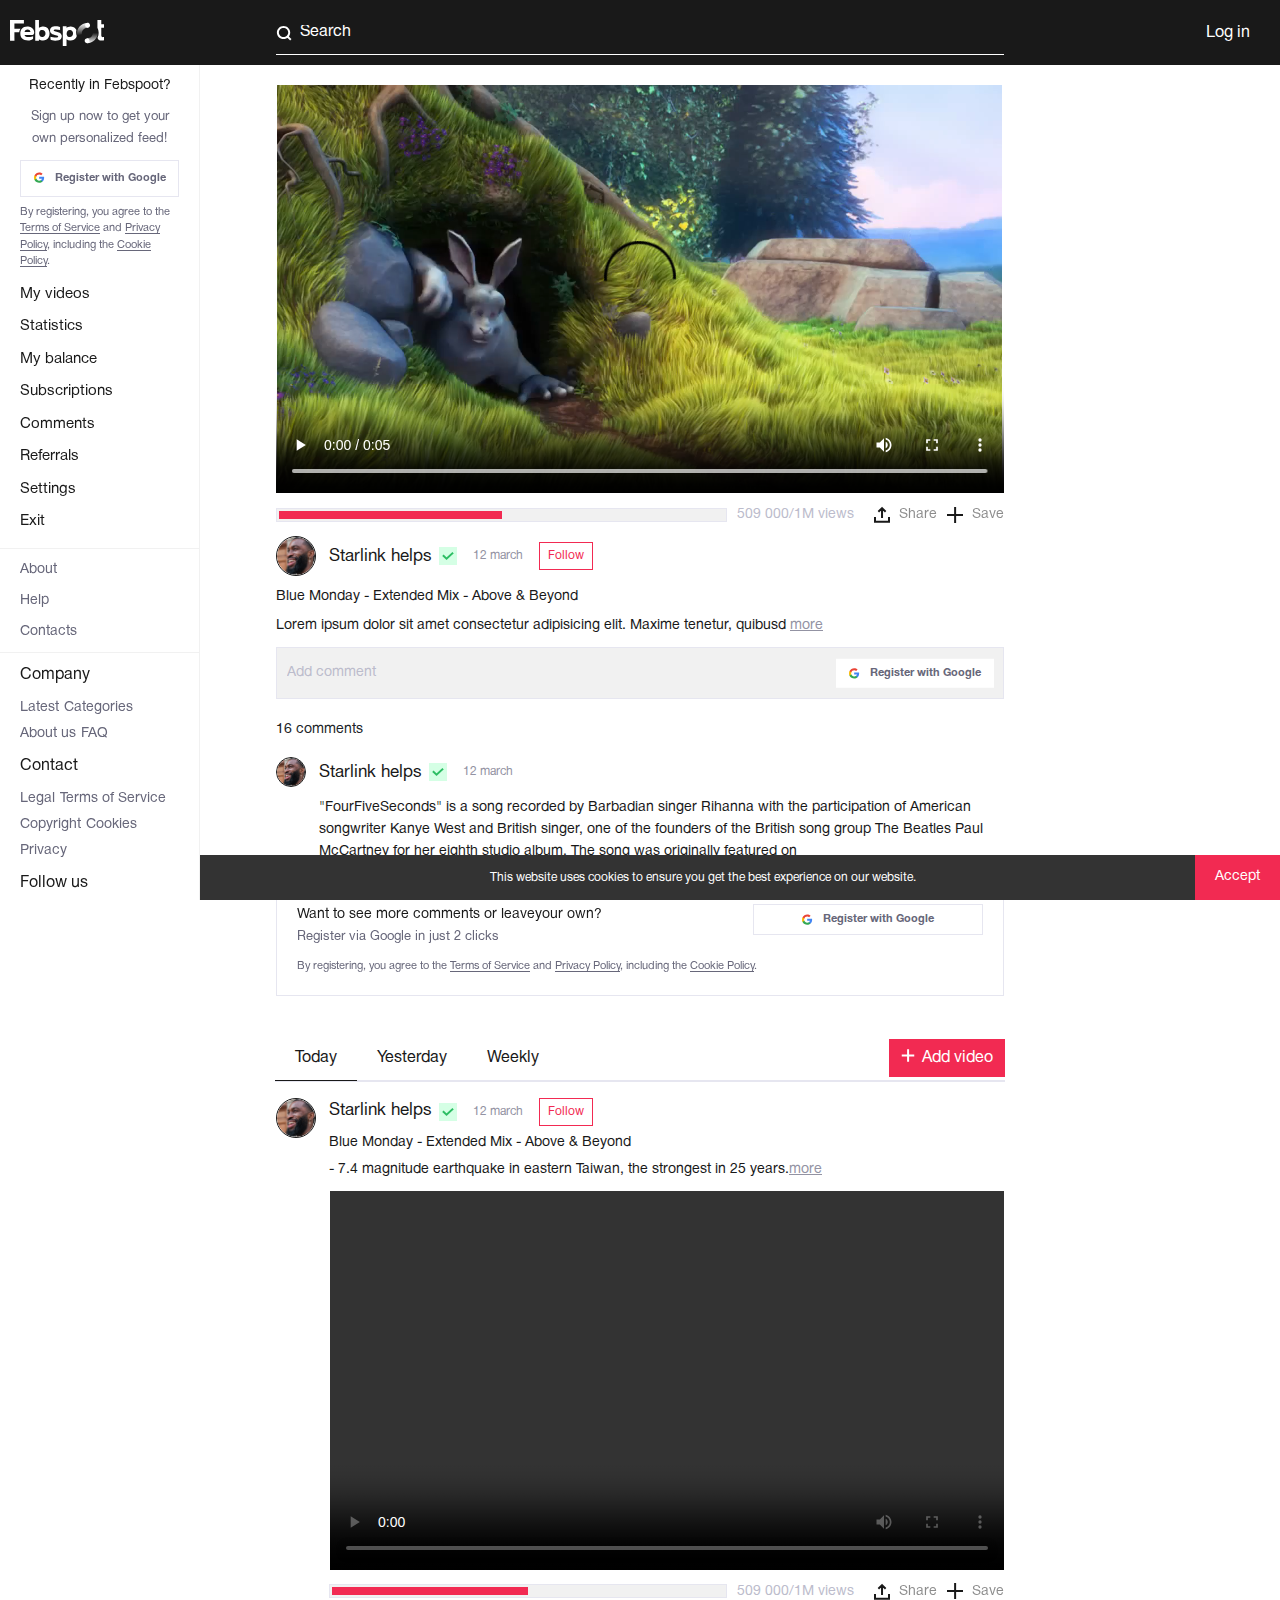
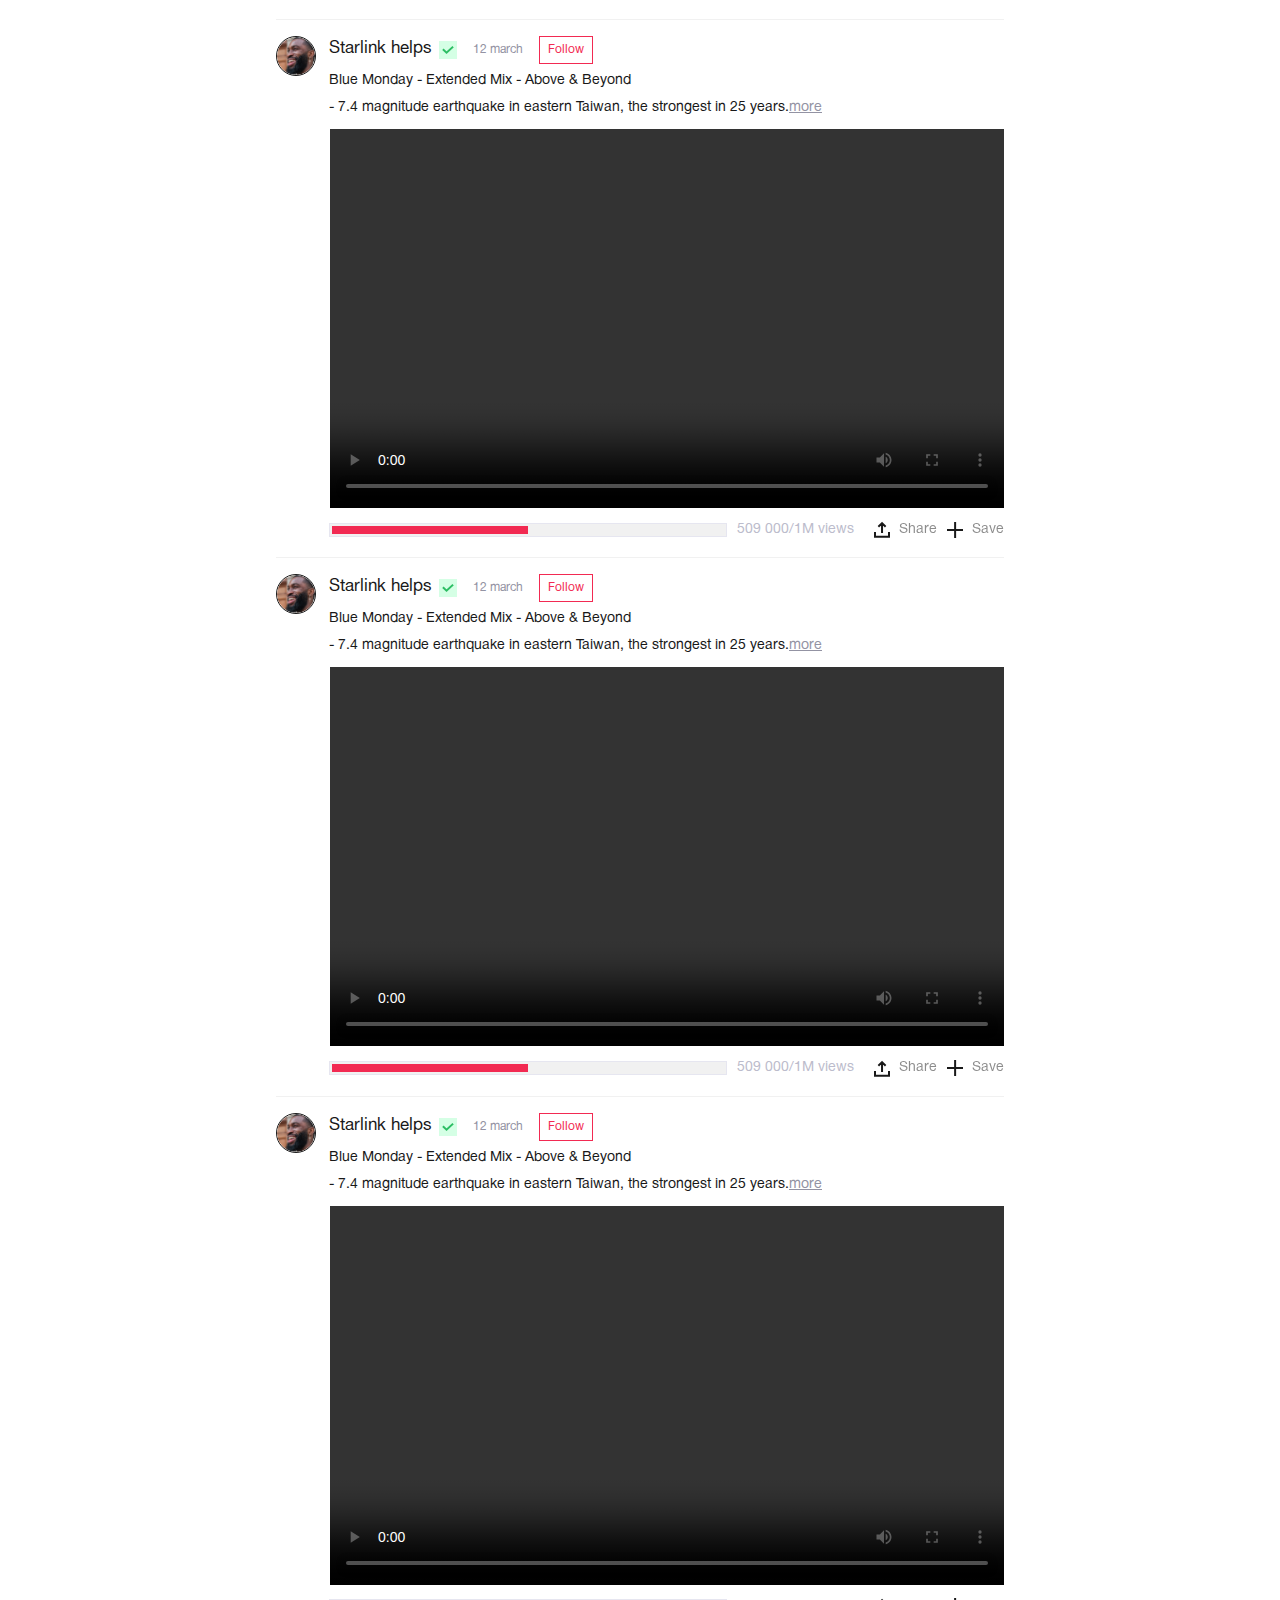
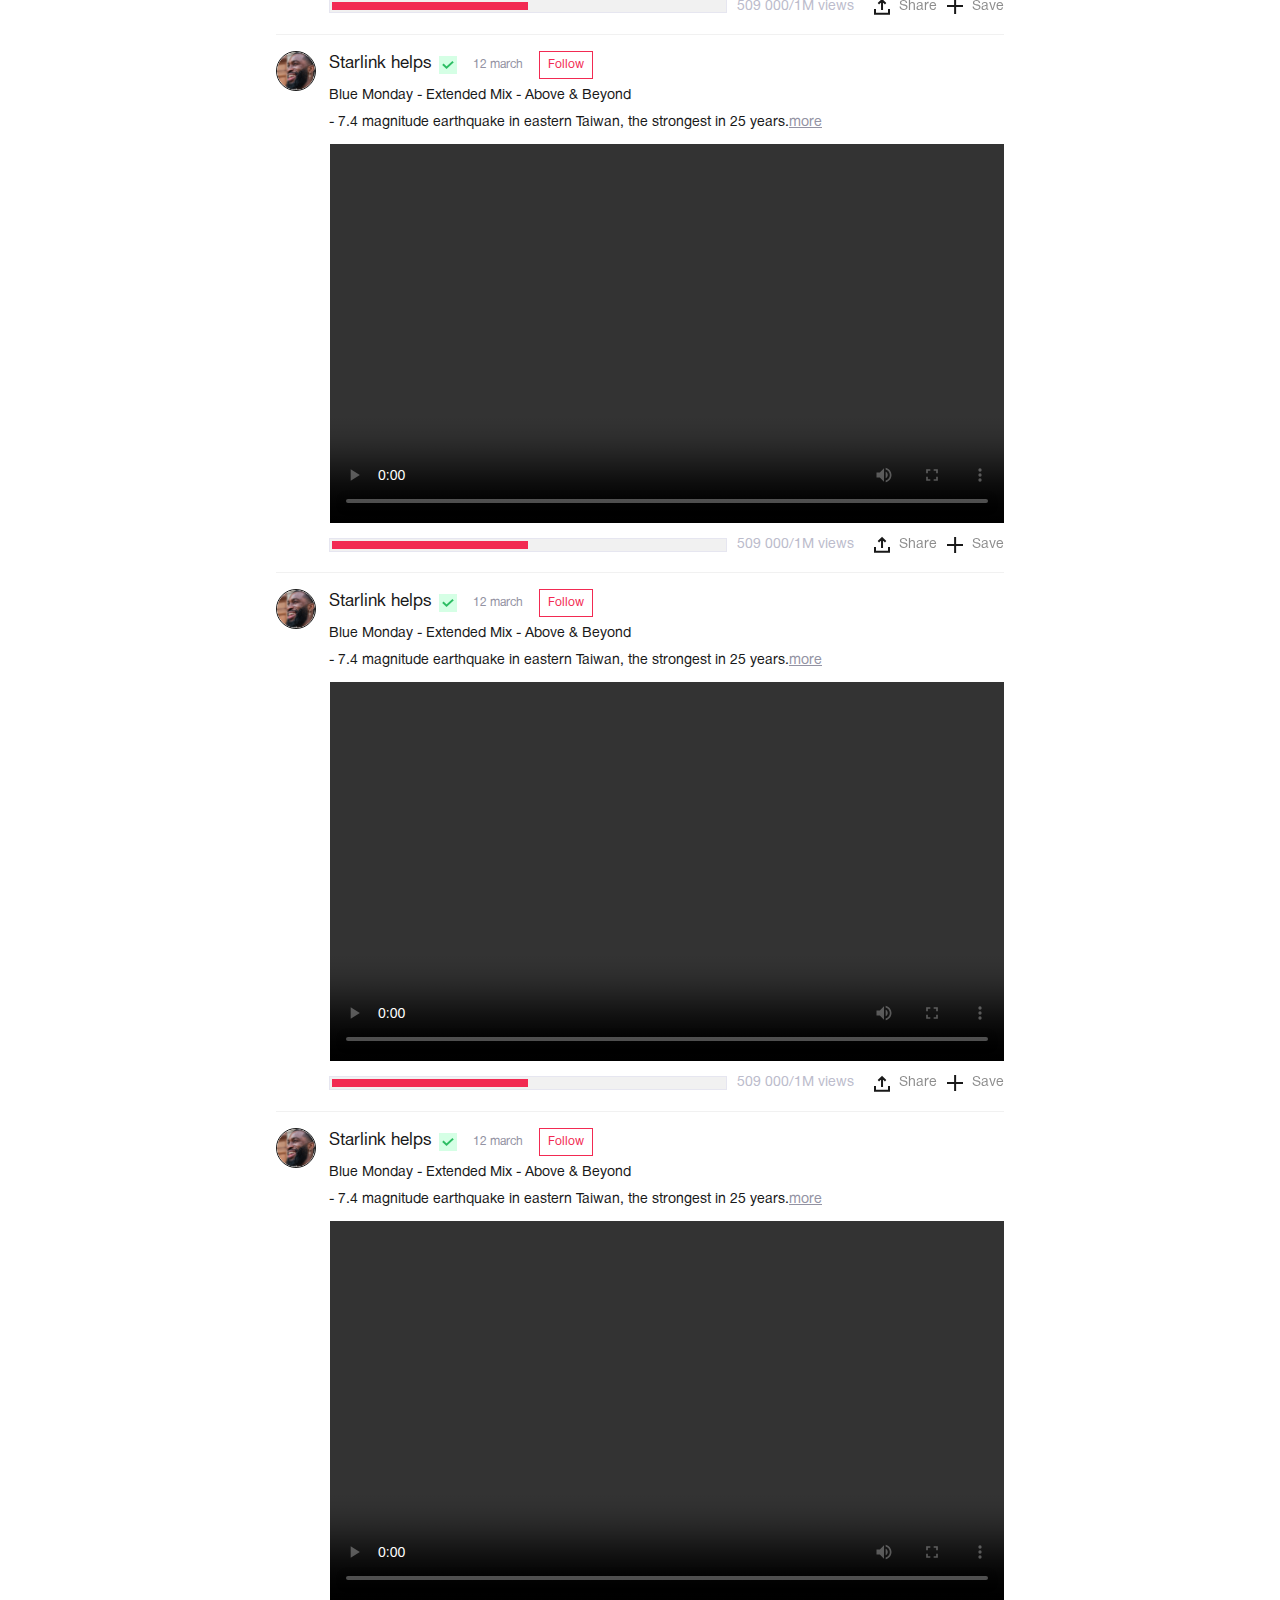
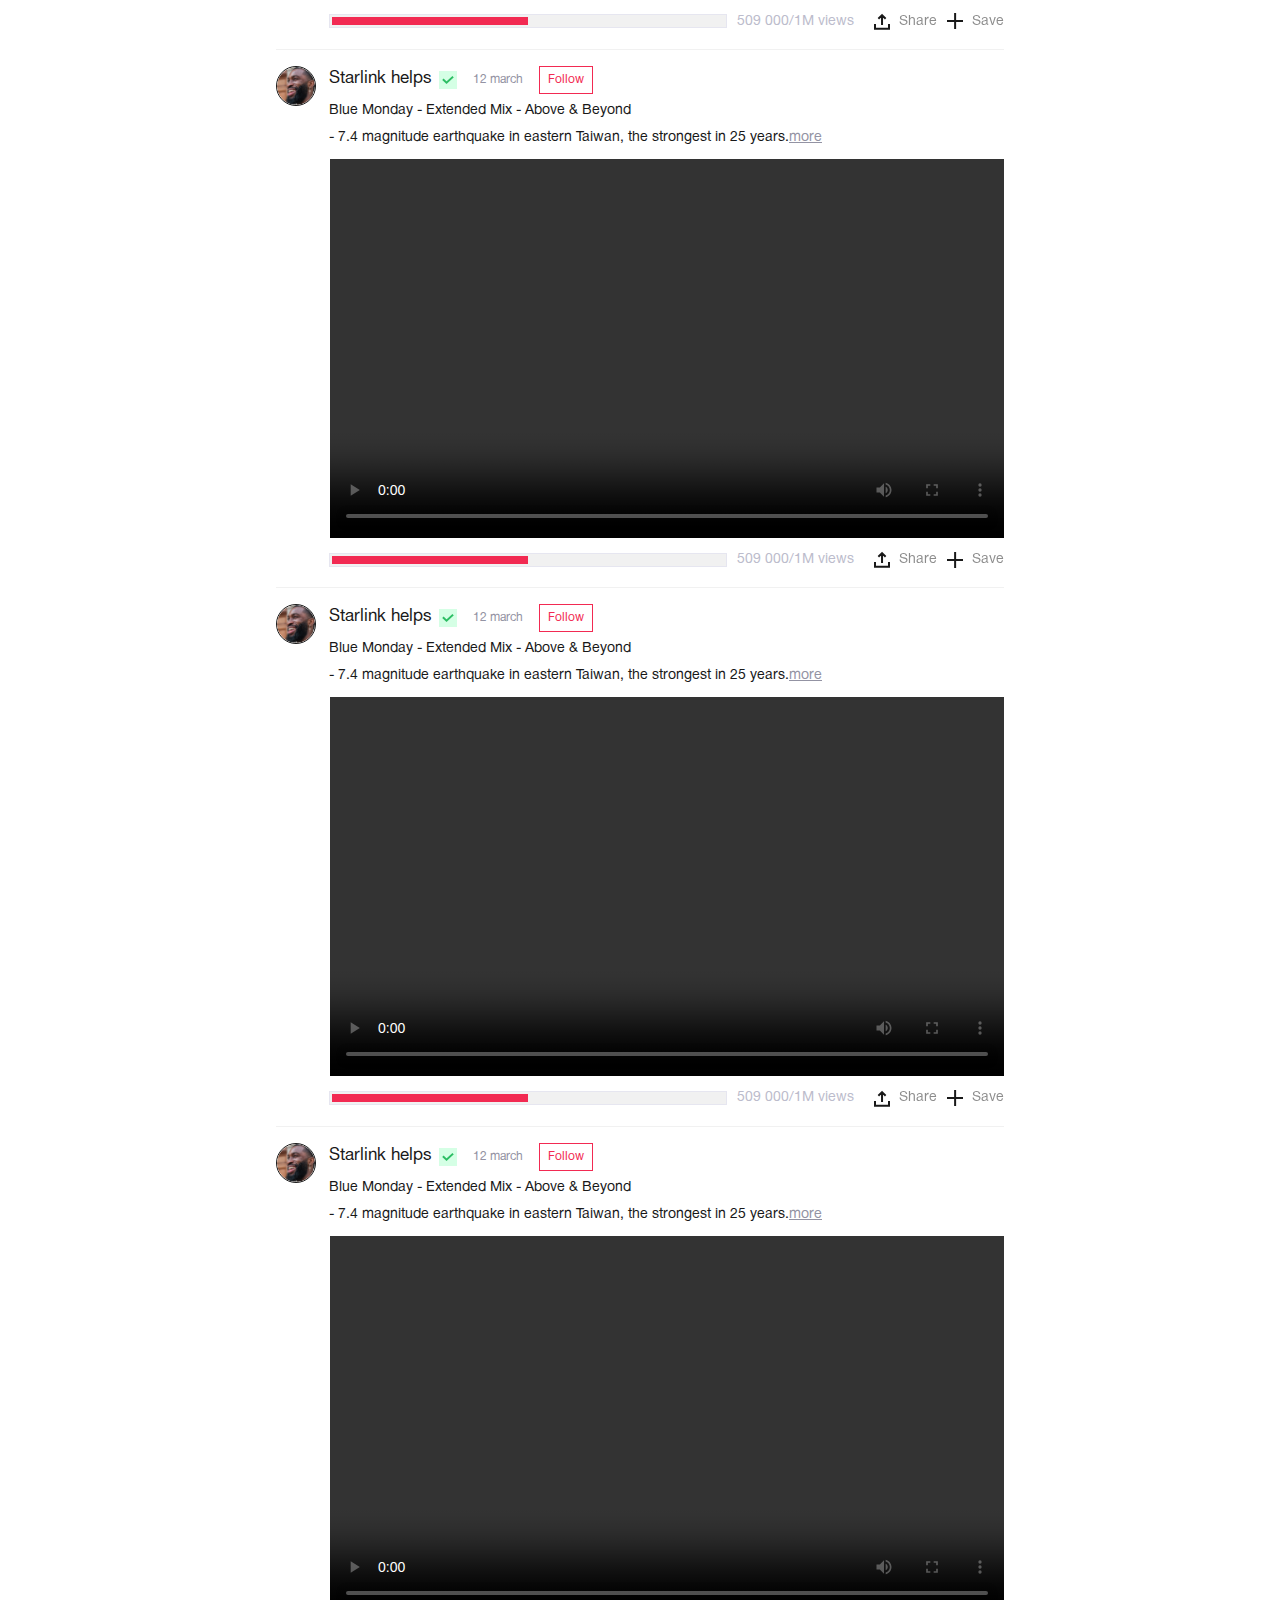
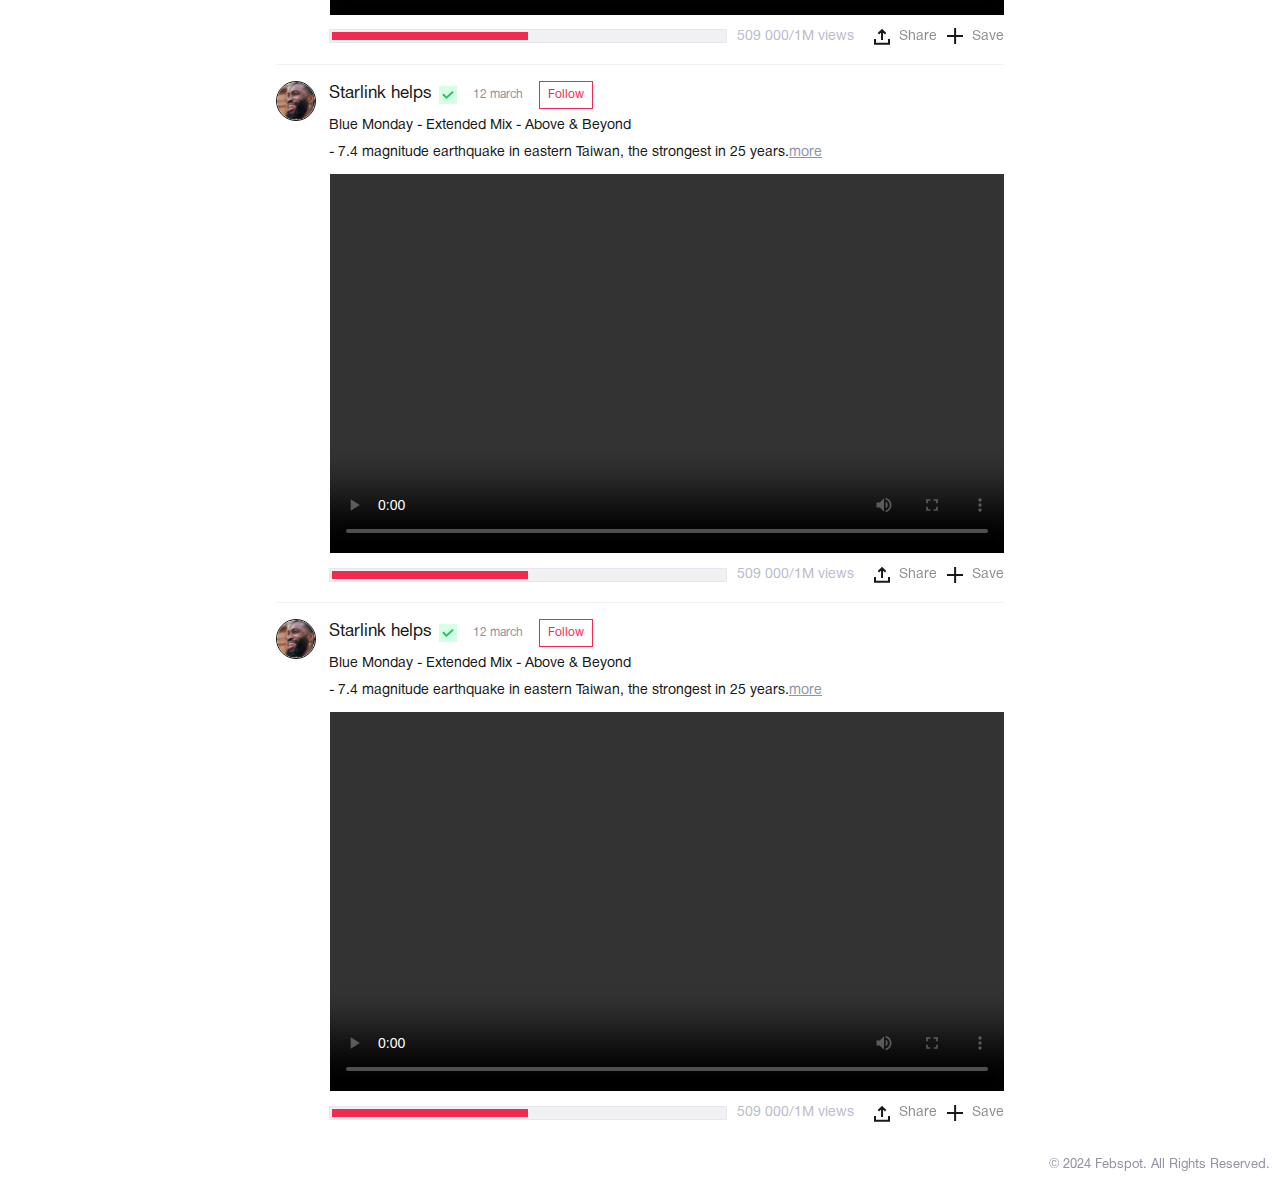
<file: postNoSign.html>
<!doctype html>
<html lang="en">

<head>
    <meta charset="UTF-8">
    <meta name="viewport" content="width=device-width,initial-scale=1">
    <title>Post</title>
    <link rel="icon" type="image/x-icon" href="b16eb7ffe5e3a960e2a5.ico">
    <meta name="msapplication-TileColor" content="#da532c">
    <meta name="theme-color" content="#ffffff">
    <script defer="defer" src="post.js"></script>
    <link href="main.css" rel="stylesheet">
</head>

<body class="">
    <header class="header">
        <div class="container">
            <div class="header__body"><a class="header__logo" href="/" title="Febspot"><img
                        src="1afcc988f46748dfe86b.svg" alt="Febspot"></a>
                <form class="search header__search" title="Search"><img class="search__icon"
                        src="3fe6dd05ca0e78d6ff20.svg" alt="Febspot"> <input class="search__input" placeholder="Search">
                </form><button class="hamburger-button header__hamburger" title="Menu"><span
                        class="hamburger-line"></span> <span class="hamburger-line"></span> <span
                        class="hamburger-line"></span></button> <a class="header__login" href="login.html">Log in</a>
            </div>
        </div>
    </header>
    <aside class="aside">
        <div class="navigation aside__top">
            <div class="aside-info navigation__aside-info">
                <div class="login__recently">Recently in Febspoot?</div>
                <div class="login__text">Sign up now to get your own personalized feed!</div><a
                    class="login__google-button google-button" style="margin-bottom:7px" href="#"><img
                        src="ae8997929dcc226d8d52.svg" alt="Google"> <span>Register with Google</span></a>
                <div class="comments-alert__info">By registering, you agree to the <a href="#">Terms of Service</a> and
                    <a href="">Privacy Policy</a>, including the <a href="#">Cookie Policy</a>.</div>
            </div>
            <ul class="navigation__list">
                <li><a href="/">My videos</a></li>
                <li><a href="">Statistics</a></li>
                <li><a href="">My balance</a></li>
                <li><a href="">Subscriptions</a></li>
                <li><a href="">Comments</a></li>
                <li><a href="">Referrals</a></li>
                <li><a href="">Settings</a></li>
                <li><a href="">Exit</a></li>
            </ul>
        </div>
        <div class="aside__middle"><a href="/about">About</a> <a href="/help">Help</a> <a href="/contacts">Contacts</a>
        </div>
        <div class="aside-bottom aside__bottom">
            <div class="aside-bottom__block">
                <div class="aside-bottom__top">Company</div>
                <ul>
                    <li><a href="/latest">Latest</a></li>
                    <li><a href="/categories">Categories</a></li>
                    <li><a href="/about">About us</a></li>
                    <li><a href="/faq">FAQ</a></li>
                </ul>
            </div>
            <div class="aside-bottom__block">
                <div class="aside-bottom__top">Contact</div>
                <ul>
                    <li><a href="/legal">Legal</a></li>
                    <li><a href="/service">Terms of Service</a></li>
                    <li><a href="/copyright">Copyright</a></li>
                    <li><a href="/cookies">Cookies</a></li>
                    <li><a href="/privacy">Privacy</a></li>
                </ul>
            </div>
            <div class="aside-bottom__block">
                <div class="aside-bottom__top">Follow us</div>
                <ul>
                    <li><a target="_blank" href="/Telegram">Telegram</a></li>
                    <li><a target="_blank" href="/X">X</a></li>
                    <li><a target="_blank" href="/LinkedIn">LinkedIn</a></li>
                    <li><a target="_blank" href="/Facebook">Facebook</a></li>
                    <li><a target="_blank" href="/Reddit">Reddit</a></li>
                </ul>
            </div>
        </div>
    </aside>
    <main>
        <div class="preview post"><video preload="auto" src="867b6ab1c9db83359f6b.mp4" controls
                class="preview__video post__video"></video>
            <div class="preview__row post__row">
                <div class="preview__sample">
                    <div class="preview__bar" id="progressBar" data-current="500" data-total="1000">
                        <div class="preview__fill" id="progressBarFill"></div>
                    </div>
                    <div class="preview__views">509 000/1M views</div>
                </div>
                <div class="preview-actions preview__actions">
                    <div class="share preview-actions__item"><img class="preview-actions__icon"
                            src="19f634fb85946a31ada8.svg" alt="Share">
                        <div class="preview-actions__text">Share</div>
                        <div class="share__list">
                            <div class="share__action"><img src="648bcbb8888f1c3a0d0f.svg" alt="Copy"
                                    class="preview-actions__icon">
                                <div class="share__place">Copy link</div>
                            </div>
                            <div class="share__action"><img src="5af5e696ce3aa09d2f11.svg" alt="Fb"
                                    class="preview-actions__icon">
                                <div class="share__place">Facebook</div>
                            </div>
                            <div class="share__action"><img src="a37a277e50409fd812a3.svg" alt="X"
                                    class="preview-actions__icon">
                                <div class="share__place">X post</div>
                            </div>
                        </div>
                    </div><a download="images/video.mp4" href="images/video.mp4" class="preview-actions__item"><img
                            class="preview-actions__icon" src="c08c387661ebb81800ec.svg" alt="Save">
                        <div class="preview-actions__text">Save</div>
                    </a>
                </div>
            </div>
            <div class="preview__top post__top"><a class="preview__user post__user" href="#"><img class="preview__img"
                        src="138cbb8b8049136dc3ec.png" alt="User name">
                    <div class="preview__name">Starlink helps</div>
                </a><img class="preview__tick post__tick" src="d83bb92007b89ddbc79b.svg" alt="Tick">
                <div class="preview__date post__date">12 march</div><button class="preview__btn tr-button"
                    type="button">Follow</button>
            </div>
            <div class="preview__info post__info">
                <div class="preview__title">Blue Monday - Extended Mix - Above & Beyond</div>
                <div class="preview__text post__text">Lorem ipsum dolor sit amet consectetur adipisicing elit. Maxime
                    tenetur, quibusdam dolorum sapiente placeat nobis et qui alias consequatur vitae, vel nihil
                    recusandae inventore! Culpa quis debitis ipsa itaque dolorum. Lorem ipsum dolor sit amet consectetur
                    adipisicing elit. Maxime tenetur, quibusdam dolorum sapiente placeat nobis et qui alias consequatur
                    vitae, vel nihil recusandae inventore! Culpa quis debitis ipsa itaque dolorum. Lorem ipsum dolor sit
                    amet consectetur adipisicing elit. Maxime tenetur, quibusdam dolorum sapiente placeat nobis et qui
                    alias consequatur vitae, vel nihil recusandae inventore! Culpa quis debitis ipsa itaque dolorum. -
                    7.4 magnitude earthquake in eastern Taiwan, the strongest in 25 years.</div>
            </div>
        </div>
        <form class="annotate">
            <div class="annotate-nosign"><input disabled="disabled" class="annotate-nosign__input"
                    placeholder="Add comment"> <a class="annotate-nosign__button google-button" href="#"><img
                        src="ae8997929dcc226d8d52.svg" alt="Google"> <span>Register with Google</span></a></div>
        </form>
        <div class="comments">
            <div class="comments__top">16 comments</div>
            <div class="comments__items">
                <div class="comments__item">
                    <div class="preview__top post__top"><a class="preview__user post__user" href="#"><img
                                class="preview__img comments__user" src="138cbb8b8049136dc3ec.png" alt="User name">
                            <div class="preview__name">Starlink helps</div>
                        </a><img class="preview__tick post__tick" src="d83bb92007b89ddbc79b.svg" alt="Tick">
                        <div class="preview__date post__date">12 march</div>
                    </div>
                    <div class="preview__text comments__text">"FourFiveSeconds" is a song recorded by Barbadian singer
                        Rihanna with the participation of American songwriter Kanye West and British singer, one of the
                        founders of the British song group The Beatles Paul McCartney for her eighth studio album. The
                        song was originally featured on</div>
                </div>
                <div class="comments-alert comments__alert">
                    <div class="comments-alert__title">Want to see more comments or leave<br>your own?</div>
                    <div class="comments-alert__text">Register via Google in just 2 clicks</div><a
                        class="comments-alert__button google-button" href="#"><img src="ae8997929dcc226d8d52.svg"
                            alt="Google"> <span>Register with Google</span></a>
                    <div class="comments-alert__info">By registering, you agree to the <a href="#">Terms of Service</a>
                        and <a href="">Privacy Policy</a>, including the <a href="#">Cookie Policy</a>.</div>
                </div>
            </div>
        </div>
        <div class="interaction"><a href="#" class="interaction__link active">Today </a><a href="#"
                class="interaction__link">Yesterday </a><a href="#" class="interaction__link">Weekly </a><a href="#"
                class="interaction__add red-button">
                <div class="interaction__icon"><svg width="14" height="13" viewBox="0 0 14 13" fill="none"
                        xmlns="http://www.w3.org/2000/svg">
                        <path
                            d="M7.09137 1.25005V6.40875M7.09137 6.40875V11.75M7.09137 6.40875H1.75006M7.09137 6.40875H12.2501"
                            stroke="currentColor" stroke-width="2" stroke-linecap="square"></path>
                    </svg></div><span>Add video</span>
            </a></div>
        <div class="tape">
            <div class="preview">
                <div class="preview__top"><a class="preview__user" href="#"><img class="preview__img"
                            src="138cbb8b8049136dc3ec.png" alt="User name">
                        <div class="preview__name">Starlink helps</div>
                    </a><img class="preview__tick" src="d83bb92007b89ddbc79b.svg" alt="Tick">
                    <div class="preview__date">12 march</div><button class="preview__btn tr-button"
                        type="button">Follow</button>
                </div>
                <div class="preview__info"><a href="post.html" class="preview__title">Blue Monday - Extended Mix - Above
                        & Beyond </a><a href="post.html" class="preview__text">- 7.4 magnitude earthquake in eastern
                        Taiwan, the strongest in 25 years.<div class="preview__more">more</div></a></div><video
                    data-src="images/video.mp4" preload="auto" controls class="preview__video lazy"></video>
                <div class="preview__row">
                    <div class="preview__sample">
                        <div class="preview__bar" id="progressBar" data-current="500" data-total="1000">
                            <div class="preview__fill" id="progressBarFill"></div>
                        </div>
                        <div class="preview__views">509 000/1M views</div>
                    </div>
                    <div class="preview-actions preview__actions">
                        <div class="share preview-actions__item"><img class="preview-actions__icon"
                                src="19f634fb85946a31ada8.svg" alt="Share">
                            <div class="preview-actions__text">Share</div>
                            <div class="share__list">
                                <div class="share__action"><img src="648bcbb8888f1c3a0d0f.svg" alt="Copy"
                                        class="preview-actions__icon">
                                    <div class="share__place">Copy link</div>
                                </div>
                                <div class="share__action"><img src="5af5e696ce3aa09d2f11.svg" alt="Fb"
                                        class="preview-actions__icon">
                                    <div class="share__place">Facebook</div>
                                </div>
                                <div class="share__action"><img src="a37a277e50409fd812a3.svg" alt="X"
                                        class="preview-actions__icon">
                                    <div class="share__place">X post</div>
                                </div>
                            </div>
                        </div><a download="images/video.mp4" href="images/video.mp4" class="preview-actions__item"><img
                                class="preview-actions__icon" src="c08c387661ebb81800ec.svg" alt="Save">
                            <div class="preview-actions__text">Save</div>
                        </a>
                    </div>
                </div>
            </div>
            <div class="preview">
                <div class="preview__top"><a class="preview__user" href="#"><img class="preview__img"
                            src="138cbb8b8049136dc3ec.png" alt="User name">
                        <div class="preview__name">Starlink helps</div>
                    </a><img class="preview__tick" src="d83bb92007b89ddbc79b.svg" alt="Tick">
                    <div class="preview__date">12 march</div><button class="preview__btn tr-button"
                        type="button">Follow</button>
                </div>
                <div class="preview__info"><a href="post.html" class="preview__title">Blue Monday - Extended Mix - Above
                        & Beyond </a><a href="post.html" class="preview__text">- 7.4 magnitude earthquake in eastern
                        Taiwan, the strongest in 25 years.<div class="preview__more">more</div></a></div><video
                    data-src="images/video.mp4" preload="auto" controls class="preview__video lazy"></video>
                <div class="preview__row">
                    <div class="preview__sample">
                        <div class="preview__bar" id="progressBar" data-current="500" data-total="1000">
                            <div class="preview__fill" id="progressBarFill"></div>
                        </div>
                        <div class="preview__views">509 000/1M views</div>
                    </div>
                    <div class="preview-actions preview__actions">
                        <div class="share preview-actions__item"><img class="preview-actions__icon"
                                src="19f634fb85946a31ada8.svg" alt="Share">
                            <div class="preview-actions__text">Share</div>
                            <div class="share__list">
                                <div class="share__action"><img src="648bcbb8888f1c3a0d0f.svg" alt="Copy"
                                        class="preview-actions__icon">
                                    <div class="share__place">Copy link</div>
                                </div>
                                <div class="share__action"><img src="5af5e696ce3aa09d2f11.svg" alt="Fb"
                                        class="preview-actions__icon">
                                    <div class="share__place">Facebook</div>
                                </div>
                                <div class="share__action"><img src="a37a277e50409fd812a3.svg" alt="X"
                                        class="preview-actions__icon">
                                    <div class="share__place">X post</div>
                                </div>
                            </div>
                        </div><a download="images/video.mp4" href="images/video.mp4" class="preview-actions__item"><img
                                class="preview-actions__icon" src="c08c387661ebb81800ec.svg" alt="Save">
                            <div class="preview-actions__text">Save</div>
                        </a>
                    </div>
                </div>
            </div>
            <div class="preview">
                <div class="preview__top"><a class="preview__user" href="#"><img class="preview__img"
                            src="138cbb8b8049136dc3ec.png" alt="User name">
                        <div class="preview__name">Starlink helps</div>
                    </a><img class="preview__tick" src="d83bb92007b89ddbc79b.svg" alt="Tick">
                    <div class="preview__date">12 march</div><button class="preview__btn tr-button"
                        type="button">Follow</button>
                </div>
                <div class="preview__info"><a href="post.html" class="preview__title">Blue Monday - Extended Mix - Above
                        & Beyond </a><a href="post.html" class="preview__text">- 7.4 magnitude earthquake in eastern
                        Taiwan, the strongest in 25 years.<div class="preview__more">more</div></a></div><video
                    data-src="images/video.mp4" preload="auto" controls class="preview__video lazy"></video>
                <div class="preview__row">
                    <div class="preview__sample">
                        <div class="preview__bar" id="progressBar" data-current="500" data-total="1000">
                            <div class="preview__fill" id="progressBarFill"></div>
                        </div>
                        <div class="preview__views">509 000/1M views</div>
                    </div>
                    <div class="preview-actions preview__actions">
                        <div class="share preview-actions__item"><img class="preview-actions__icon"
                                src="19f634fb85946a31ada8.svg" alt="Share">
                            <div class="preview-actions__text">Share</div>
                            <div class="share__list">
                                <div class="share__action"><img src="648bcbb8888f1c3a0d0f.svg" alt="Copy"
                                        class="preview-actions__icon">
                                    <div class="share__place">Copy link</div>
                                </div>
                                <div class="share__action"><img src="5af5e696ce3aa09d2f11.svg" alt="Fb"
                                        class="preview-actions__icon">
                                    <div class="share__place">Facebook</div>
                                </div>
                                <div class="share__action"><img src="a37a277e50409fd812a3.svg" alt="X"
                                        class="preview-actions__icon">
                                    <div class="share__place">X post</div>
                                </div>
                            </div>
                        </div><a download="images/video.mp4" href="images/video.mp4" class="preview-actions__item"><img
                                class="preview-actions__icon" src="c08c387661ebb81800ec.svg" alt="Save">
                            <div class="preview-actions__text">Save</div>
                        </a>
                    </div>
                </div>
            </div>
            <div class="preview">
                <div class="preview__top"><a class="preview__user" href="#"><img class="preview__img"
                            src="138cbb8b8049136dc3ec.png" alt="User name">
                        <div class="preview__name">Starlink helps</div>
                    </a><img class="preview__tick" src="d83bb92007b89ddbc79b.svg" alt="Tick">
                    <div class="preview__date">12 march</div><button class="preview__btn tr-button"
                        type="button">Follow</button>
                </div>
                <div class="preview__info"><a href="post.html" class="preview__title">Blue Monday - Extended Mix - Above
                        & Beyond </a><a href="post.html" class="preview__text">- 7.4 magnitude earthquake in eastern
                        Taiwan, the strongest in 25 years.<div class="preview__more">more</div></a></div><video
                    data-src="images/video.mp4" preload="auto" controls class="preview__video lazy"></video>
                <div class="preview__row">
                    <div class="preview__sample">
                        <div class="preview__bar" id="progressBar" data-current="500" data-total="1000">
                            <div class="preview__fill" id="progressBarFill"></div>
                        </div>
                        <div class="preview__views">509 000/1M views</div>
                    </div>
                    <div class="preview-actions preview__actions">
                        <div class="share preview-actions__item"><img class="preview-actions__icon"
                                src="19f634fb85946a31ada8.svg" alt="Share">
                            <div class="preview-actions__text">Share</div>
                            <div class="share__list">
                                <div class="share__action"><img src="648bcbb8888f1c3a0d0f.svg" alt="Copy"
                                        class="preview-actions__icon">
                                    <div class="share__place">Copy link</div>
                                </div>
                                <div class="share__action"><img src="5af5e696ce3aa09d2f11.svg" alt="Fb"
                                        class="preview-actions__icon">
                                    <div class="share__place">Facebook</div>
                                </div>
                                <div class="share__action"><img src="a37a277e50409fd812a3.svg" alt="X"
                                        class="preview-actions__icon">
                                    <div class="share__place">X post</div>
                                </div>
                            </div>
                        </div><a download="images/video.mp4" href="images/video.mp4" class="preview-actions__item"><img
                                class="preview-actions__icon" src="c08c387661ebb81800ec.svg" alt="Save">
                            <div class="preview-actions__text">Save</div>
                        </a>
                    </div>
                </div>
            </div>
            <div class="preview">
                <div class="preview__top"><a class="preview__user" href="#"><img class="preview__img"
                            src="138cbb8b8049136dc3ec.png" alt="User name">
                        <div class="preview__name">Starlink helps</div>
                    </a><img class="preview__tick" src="d83bb92007b89ddbc79b.svg" alt="Tick">
                    <div class="preview__date">12 march</div><button class="preview__btn tr-button"
                        type="button">Follow</button>
                </div>
                <div class="preview__info"><a href="post.html" class="preview__title">Blue Monday - Extended Mix - Above
                        & Beyond </a><a href="post.html" class="preview__text">- 7.4 magnitude earthquake in eastern
                        Taiwan, the strongest in 25 years.<div class="preview__more">more</div></a></div><video
                    data-src="images/video.mp4" preload="auto" controls class="preview__video lazy"></video>
                <div class="preview__row">
                    <div class="preview__sample">
                        <div class="preview__bar" id="progressBar" data-current="500" data-total="1000">
                            <div class="preview__fill" id="progressBarFill"></div>
                        </div>
                        <div class="preview__views">509 000/1M views</div>
                    </div>
                    <div class="preview-actions preview__actions">
                        <div class="share preview-actions__item"><img class="preview-actions__icon"
                                src="19f634fb85946a31ada8.svg" alt="Share">
                            <div class="preview-actions__text">Share</div>
                            <div class="share__list">
                                <div class="share__action"><img src="648bcbb8888f1c3a0d0f.svg" alt="Copy"
                                        class="preview-actions__icon">
                                    <div class="share__place">Copy link</div>
                                </div>
                                <div class="share__action"><img src="5af5e696ce3aa09d2f11.svg" alt="Fb"
                                        class="preview-actions__icon">
                                    <div class="share__place">Facebook</div>
                                </div>
                                <div class="share__action"><img src="a37a277e50409fd812a3.svg" alt="X"
                                        class="preview-actions__icon">
                                    <div class="share__place">X post</div>
                                </div>
                            </div>
                        </div><a download="images/video.mp4" href="images/video.mp4" class="preview-actions__item"><img
                                class="preview-actions__icon" src="c08c387661ebb81800ec.svg" alt="Save">
                            <div class="preview-actions__text">Save</div>
                        </a>
                    </div>
                </div>
            </div>
            <div class="preview">
                <div class="preview__top"><a class="preview__user" href="#"><img class="preview__img"
                            src="138cbb8b8049136dc3ec.png" alt="User name">
                        <div class="preview__name">Starlink helps</div>
                    </a><img class="preview__tick" src="d83bb92007b89ddbc79b.svg" alt="Tick">
                    <div class="preview__date">12 march</div><button class="preview__btn tr-button"
                        type="button">Follow</button>
                </div>
                <div class="preview__info"><a href="post.html" class="preview__title">Blue Monday - Extended Mix - Above
                        & Beyond </a><a href="post.html" class="preview__text">- 7.4 magnitude earthquake in eastern
                        Taiwan, the strongest in 25 years.<div class="preview__more">more</div></a></div><video
                    data-src="images/video.mp4" preload="auto" controls class="preview__video lazy"></video>
                <div class="preview__row">
                    <div class="preview__sample">
                        <div class="preview__bar" id="progressBar" data-current="500" data-total="1000">
                            <div class="preview__fill" id="progressBarFill"></div>
                        </div>
                        <div class="preview__views">509 000/1M views</div>
                    </div>
                    <div class="preview-actions preview__actions">
                        <div class="share preview-actions__item"><img class="preview-actions__icon"
                                src="19f634fb85946a31ada8.svg" alt="Share">
                            <div class="preview-actions__text">Share</div>
                            <div class="share__list">
                                <div class="share__action"><img src="648bcbb8888f1c3a0d0f.svg" alt="Copy"
                                        class="preview-actions__icon">
                                    <div class="share__place">Copy link</div>
                                </div>
                                <div class="share__action"><img src="5af5e696ce3aa09d2f11.svg" alt="Fb"
                                        class="preview-actions__icon">
                                    <div class="share__place">Facebook</div>
                                </div>
                                <div class="share__action"><img src="a37a277e50409fd812a3.svg" alt="X"
                                        class="preview-actions__icon">
                                    <div class="share__place">X post</div>
                                </div>
                            </div>
                        </div><a download="images/video.mp4" href="images/video.mp4" class="preview-actions__item"><img
                                class="preview-actions__icon" src="c08c387661ebb81800ec.svg" alt="Save">
                            <div class="preview-actions__text">Save</div>
                        </a>
                    </div>
                </div>
            </div>
            <div class="preview">
                <div class="preview__top"><a class="preview__user" href="#"><img class="preview__img"
                            src="138cbb8b8049136dc3ec.png" alt="User name">
                        <div class="preview__name">Starlink helps</div>
                    </a><img class="preview__tick" src="d83bb92007b89ddbc79b.svg" alt="Tick">
                    <div class="preview__date">12 march</div><button class="preview__btn tr-button"
                        type="button">Follow</button>
                </div>
                <div class="preview__info"><a href="post.html" class="preview__title">Blue Monday - Extended Mix - Above
                        & Beyond </a><a href="post.html" class="preview__text">- 7.4 magnitude earthquake in eastern
                        Taiwan, the strongest in 25 years.<div class="preview__more">more</div></a></div><video
                    data-src="images/video.mp4" preload="auto" controls class="preview__video lazy"></video>
                <div class="preview__row">
                    <div class="preview__sample">
                        <div class="preview__bar" id="progressBar" data-current="500" data-total="1000">
                            <div class="preview__fill" id="progressBarFill"></div>
                        </div>
                        <div class="preview__views">509 000/1M views</div>
                    </div>
                    <div class="preview-actions preview__actions">
                        <div class="share preview-actions__item"><img class="preview-actions__icon"
                                src="19f634fb85946a31ada8.svg" alt="Share">
                            <div class="preview-actions__text">Share</div>
                            <div class="share__list">
                                <div class="share__action"><img src="648bcbb8888f1c3a0d0f.svg" alt="Copy"
                                        class="preview-actions__icon">
                                    <div class="share__place">Copy link</div>
                                </div>
                                <div class="share__action"><img src="5af5e696ce3aa09d2f11.svg" alt="Fb"
                                        class="preview-actions__icon">
                                    <div class="share__place">Facebook</div>
                                </div>
                                <div class="share__action"><img src="a37a277e50409fd812a3.svg" alt="X"
                                        class="preview-actions__icon">
                                    <div class="share__place">X post</div>
                                </div>
                            </div>
                        </div><a download="images/video.mp4" href="images/video.mp4" class="preview-actions__item"><img
                                class="preview-actions__icon" src="c08c387661ebb81800ec.svg" alt="Save">
                            <div class="preview-actions__text">Save</div>
                        </a>
                    </div>
                </div>
            </div>
            <div class="preview">
                <div class="preview__top"><a class="preview__user" href="#"><img class="preview__img"
                            src="138cbb8b8049136dc3ec.png" alt="User name">
                        <div class="preview__name">Starlink helps</div>
                    </a><img class="preview__tick" src="d83bb92007b89ddbc79b.svg" alt="Tick">
                    <div class="preview__date">12 march</div><button class="preview__btn tr-button"
                        type="button">Follow</button>
                </div>
                <div class="preview__info"><a href="post.html" class="preview__title">Blue Monday - Extended Mix - Above
                        & Beyond </a><a href="post.html" class="preview__text">- 7.4 magnitude earthquake in eastern
                        Taiwan, the strongest in 25 years.<div class="preview__more">more</div></a></div><video
                    data-src="images/video.mp4" preload="auto" controls class="preview__video lazy"></video>
                <div class="preview__row">
                    <div class="preview__sample">
                        <div class="preview__bar" id="progressBar" data-current="500" data-total="1000">
                            <div class="preview__fill" id="progressBarFill"></div>
                        </div>
                        <div class="preview__views">509 000/1M views</div>
                    </div>
                    <div class="preview-actions preview__actions">
                        <div class="share preview-actions__item"><img class="preview-actions__icon"
                                src="19f634fb85946a31ada8.svg" alt="Share">
                            <div class="preview-actions__text">Share</div>
                            <div class="share__list">
                                <div class="share__action"><img src="648bcbb8888f1c3a0d0f.svg" alt="Copy"
                                        class="preview-actions__icon">
                                    <div class="share__place">Copy link</div>
                                </div>
                                <div class="share__action"><img src="5af5e696ce3aa09d2f11.svg" alt="Fb"
                                        class="preview-actions__icon">
                                    <div class="share__place">Facebook</div>
                                </div>
                                <div class="share__action"><img src="a37a277e50409fd812a3.svg" alt="X"
                                        class="preview-actions__icon">
                                    <div class="share__place">X post</div>
                                </div>
                            </div>
                        </div><a download="images/video.mp4" href="images/video.mp4" class="preview-actions__item"><img
                                class="preview-actions__icon" src="c08c387661ebb81800ec.svg" alt="Save">
                            <div class="preview-actions__text">Save</div>
                        </a>
                    </div>
                </div>
            </div>
            <div class="preview">
                <div class="preview__top"><a class="preview__user" href="#"><img class="preview__img"
                            src="138cbb8b8049136dc3ec.png" alt="User name">
                        <div class="preview__name">Starlink helps</div>
                    </a><img class="preview__tick" src="d83bb92007b89ddbc79b.svg" alt="Tick">
                    <div class="preview__date">12 march</div><button class="preview__btn tr-button"
                        type="button">Follow</button>
                </div>
                <div class="preview__info"><a href="post.html" class="preview__title">Blue Monday - Extended Mix - Above
                        & Beyond </a><a href="post.html" class="preview__text">- 7.4 magnitude earthquake in eastern
                        Taiwan, the strongest in 25 years.<div class="preview__more">more</div></a></div><video
                    data-src="images/video.mp4" preload="auto" controls class="preview__video lazy"></video>
                <div class="preview__row">
                    <div class="preview__sample">
                        <div class="preview__bar" id="progressBar" data-current="500" data-total="1000">
                            <div class="preview__fill" id="progressBarFill"></div>
                        </div>
                        <div class="preview__views">509 000/1M views</div>
                    </div>
                    <div class="preview-actions preview__actions">
                        <div class="share preview-actions__item"><img class="preview-actions__icon"
                                src="19f634fb85946a31ada8.svg" alt="Share">
                            <div class="preview-actions__text">Share</div>
                            <div class="share__list">
                                <div class="share__action"><img src="648bcbb8888f1c3a0d0f.svg" alt="Copy"
                                        class="preview-actions__icon">
                                    <div class="share__place">Copy link</div>
                                </div>
                                <div class="share__action"><img src="5af5e696ce3aa09d2f11.svg" alt="Fb"
                                        class="preview-actions__icon">
                                    <div class="share__place">Facebook</div>
                                </div>
                                <div class="share__action"><img src="a37a277e50409fd812a3.svg" alt="X"
                                        class="preview-actions__icon">
                                    <div class="share__place">X post</div>
                                </div>
                            </div>
                        </div><a download="images/video.mp4" href="images/video.mp4" class="preview-actions__item"><img
                                class="preview-actions__icon" src="c08c387661ebb81800ec.svg" alt="Save">
                            <div class="preview-actions__text">Save</div>
                        </a>
                    </div>
                </div>
            </div>
            <div class="preview">
                <div class="preview__top"><a class="preview__user" href="#"><img class="preview__img"
                            src="138cbb8b8049136dc3ec.png" alt="User name">
                        <div class="preview__name">Starlink helps</div>
                    </a><img class="preview__tick" src="d83bb92007b89ddbc79b.svg" alt="Tick">
                    <div class="preview__date">12 march</div><button class="preview__btn tr-button"
                        type="button">Follow</button>
                </div>
                <div class="preview__info"><a href="post.html" class="preview__title">Blue Monday - Extended Mix - Above
                        & Beyond </a><a href="post.html" class="preview__text">- 7.4 magnitude earthquake in eastern
                        Taiwan, the strongest in 25 years.<div class="preview__more">more</div></a></div><video
                    data-src="images/video.mp4" preload="auto" controls class="preview__video lazy"></video>
                <div class="preview__row">
                    <div class="preview__sample">
                        <div class="preview__bar" id="progressBar" data-current="500" data-total="1000">
                            <div class="preview__fill" id="progressBarFill"></div>
                        </div>
                        <div class="preview__views">509 000/1M views</div>
                    </div>
                    <div class="preview-actions preview__actions">
                        <div class="share preview-actions__item"><img class="preview-actions__icon"
                                src="19f634fb85946a31ada8.svg" alt="Share">
                            <div class="preview-actions__text">Share</div>
                            <div class="share__list">
                                <div class="share__action"><img src="648bcbb8888f1c3a0d0f.svg" alt="Copy"
                                        class="preview-actions__icon">
                                    <div class="share__place">Copy link</div>
                                </div>
                                <div class="share__action"><img src="5af5e696ce3aa09d2f11.svg" alt="Fb"
                                        class="preview-actions__icon">
                                    <div class="share__place">Facebook</div>
                                </div>
                                <div class="share__action"><img src="a37a277e50409fd812a3.svg" alt="X"
                                        class="preview-actions__icon">
                                    <div class="share__place">X post</div>
                                </div>
                            </div>
                        </div><a download="images/video.mp4" href="images/video.mp4" class="preview-actions__item"><img
                                class="preview-actions__icon" src="c08c387661ebb81800ec.svg" alt="Save">
                            <div class="preview-actions__text">Save</div>
                        </a>
                    </div>
                </div>
            </div>
            <div class="preview">
                <div class="preview__top"><a class="preview__user" href="#"><img class="preview__img"
                            src="138cbb8b8049136dc3ec.png" alt="User name">
                        <div class="preview__name">Starlink helps</div>
                    </a><img class="preview__tick" src="d83bb92007b89ddbc79b.svg" alt="Tick">
                    <div class="preview__date">12 march</div><button class="preview__btn tr-button"
                        type="button">Follow</button>
                </div>
                <div class="preview__info"><a href="post.html" class="preview__title">Blue Monday - Extended Mix - Above
                        & Beyond </a><a href="post.html" class="preview__text">- 7.4 magnitude earthquake in eastern
                        Taiwan, the strongest in 25 years.<div class="preview__more">more</div></a></div><video
                    data-src="images/video.mp4" preload="auto" controls class="preview__video lazy"></video>
                <div class="preview__row">
                    <div class="preview__sample">
                        <div class="preview__bar" id="progressBar" data-current="500" data-total="1000">
                            <div class="preview__fill" id="progressBarFill"></div>
                        </div>
                        <div class="preview__views">509 000/1M views</div>
                    </div>
                    <div class="preview-actions preview__actions">
                        <div class="share preview-actions__item"><img class="preview-actions__icon"
                                src="19f634fb85946a31ada8.svg" alt="Share">
                            <div class="preview-actions__text">Share</div>
                            <div class="share__list">
                                <div class="share__action"><img src="648bcbb8888f1c3a0d0f.svg" alt="Copy"
                                        class="preview-actions__icon">
                                    <div class="share__place">Copy link</div>
                                </div>
                                <div class="share__action"><img src="5af5e696ce3aa09d2f11.svg" alt="Fb"
                                        class="preview-actions__icon">
                                    <div class="share__place">Facebook</div>
                                </div>
                                <div class="share__action"><img src="a37a277e50409fd812a3.svg" alt="X"
                                        class="preview-actions__icon">
                                    <div class="share__place">X post</div>
                                </div>
                            </div>
                        </div><a download="images/video.mp4" href="images/video.mp4" class="preview-actions__item"><img
                                class="preview-actions__icon" src="c08c387661ebb81800ec.svg" alt="Save">
                            <div class="preview-actions__text">Save</div>
                        </a>
                    </div>
                </div>
            </div>
            <div class="preview">
                <div class="preview__top"><a class="preview__user" href="#"><img class="preview__img"
                            src="138cbb8b8049136dc3ec.png" alt="User name">
                        <div class="preview__name">Starlink helps</div>
                    </a><img class="preview__tick" src="d83bb92007b89ddbc79b.svg" alt="Tick">
                    <div class="preview__date">12 march</div><button class="preview__btn tr-button"
                        type="button">Follow</button>
                </div>
                <div class="preview__info"><a href="post.html" class="preview__title">Blue Monday - Extended Mix - Above
                        & Beyond </a><a href="post.html" class="preview__text">- 7.4 magnitude earthquake in eastern
                        Taiwan, the strongest in 25 years.<div class="preview__more">more</div></a></div><video
                    data-src="images/video.mp4" preload="auto" controls class="preview__video lazy"></video>
                <div class="preview__row">
                    <div class="preview__sample">
                        <div class="preview__bar" id="progressBar" data-current="500" data-total="1000">
                            <div class="preview__fill" id="progressBarFill"></div>
                        </div>
                        <div class="preview__views">509 000/1M views</div>
                    </div>
                    <div class="preview-actions preview__actions">
                        <div class="share preview-actions__item"><img class="preview-actions__icon"
                                src="19f634fb85946a31ada8.svg" alt="Share">
                            <div class="preview-actions__text">Share</div>
                            <div class="share__list">
                                <div class="share__action"><img src="648bcbb8888f1c3a0d0f.svg" alt="Copy"
                                        class="preview-actions__icon">
                                    <div class="share__place">Copy link</div>
                                </div>
                                <div class="share__action"><img src="5af5e696ce3aa09d2f11.svg" alt="Fb"
                                        class="preview-actions__icon">
                                    <div class="share__place">Facebook</div>
                                </div>
                                <div class="share__action"><img src="a37a277e50409fd812a3.svg" alt="X"
                                        class="preview-actions__icon">
                                    <div class="share__place">X post</div>
                                </div>
                            </div>
                        </div><a download="images/video.mp4" href="images/video.mp4" class="preview-actions__item"><img
                                class="preview-actions__icon" src="c08c387661ebb81800ec.svg" alt="Save">
                            <div class="preview-actions__text">Save</div>
                        </a>
                    </div>
                </div>
            </div>
        </div>
        <div class="main__copy">© 2024 Febspot. All Rights Reserved.</div>
    </main>
    <div class="search-list container">
        <ul class="search-list__item">
            <li><a class="search-list__link" href="#test">Statistical Analytics Career</a></li>
        </ul>
    </div>
    <div id="cookieAlert" class="cookie-alert">
        <p>This website uses cookies to ensure you get the best experience on our website.</p><button
            id="acceptCookies">Accept</button>
    </div>
</body>

</html>
</file>
<file: main.css>
/*! normalize.css v8.0.1 | MIT License | github.com/necolas/normalize.css */

/* Document
   ========================================================================== */

/**
 * 1. Correct the line height in all browsers.
 * 2. Prevent adjustments of font size after orientation changes in iOS.
 */

html {
  line-height: 1.15; /* 1 */
  -webkit-text-size-adjust: 100%; /* 2 */
}

/* Sections
   ========================================================================== */

/**
 * Remove the margin in all browsers.
 */

body {
  margin: 0;
}

/**
 * Render the `main` element consistently in IE.
 */

main {
  display: block;
}

/**
 * Correct the font size and margin on `h1` elements within `section` and
 * `article` contexts in Chrome, Firefox, and Safari.
 */

h1 {
  font-size: 2em;
  margin: 0.67em 0;
}

/* Grouping content
   ========================================================================== */

/**
 * 1. Add the correct box sizing in Firefox.
 * 2. Show the overflow in Edge and IE.
 */

hr {
  box-sizing: content-box; /* 1 */
  height: 0; /* 1 */
  overflow: visible; /* 2 */
}

/**
 * 1. Correct the inheritance and scaling of font size in all browsers.
 * 2. Correct the odd `em` font sizing in all browsers.
 */

pre {
  font-family: monospace, monospace; /* 1 */
  font-size: 1em; /* 2 */
}

/* Text-level semantics
   ========================================================================== */

/**
 * Remove the gray background on active links in IE 10.
 */

a {
  background-color: transparent;
}

/**
 * 1. Remove the bottom border in Chrome 57-
 * 2. Add the correct text decoration in Chrome, Edge, IE, Opera, and Safari.
 */

abbr[title] {
  border-bottom: none; /* 1 */
  text-decoration: underline; /* 2 */
  text-decoration: underline dotted; /* 2 */
}

/**
 * Add the correct font weight in Chrome, Edge, and Safari.
 */

b,
strong {
  font-weight: bolder;
}

/**
 * 1. Correct the inheritance and scaling of font size in all browsers.
 * 2. Correct the odd `em` font sizing in all browsers.
 */

code,
kbd,
samp {
  font-family: monospace, monospace; /* 1 */
  font-size: 1em; /* 2 */
}

/**
 * Add the correct font size in all browsers.
 */

small {
  font-size: 80%;
}

/**
 * Prevent `sub` and `sup` elements from affecting the line height in
 * all browsers.
 */

sub,
sup {
  font-size: 75%;
  line-height: 0;
  position: relative;
  vertical-align: baseline;
}

sub {
  bottom: -0.25em;
}

sup {
  top: -0.5em;
}

/* Embedded content
   ========================================================================== */

/**
 * Remove the border on images inside links in IE 10.
 */

img {
  border-style: none;
}

/* Forms
   ========================================================================== */

/**
 * 1. Change the font styles in all browsers.
 * 2. Remove the margin in Firefox and Safari.
 */

button,
input,
optgroup,
select,
textarea {
  font-family: inherit; /* 1 */
  font-size: 100%; /* 1 */
  line-height: 1.15; /* 1 */
  margin: 0; /* 2 */
}

/**
 * Show the overflow in IE.
 * 1. Show the overflow in Edge.
 */

button,
input { /* 1 */
  overflow: visible;
}

/**
 * Remove the inheritance of text transform in Edge, Firefox, and IE.
 * 1. Remove the inheritance of text transform in Firefox.
 */

button,
select { /* 1 */
  text-transform: none;
}

/**
 * Correct the inability to style clickable types in iOS and Safari.
 */

button,
[type="button"],
[type="reset"],
[type="submit"] {
  -webkit-appearance: button;
}

/**
 * Remove the inner border and padding in Firefox.
 */

button::-moz-focus-inner,
[type="button"]::-moz-focus-inner,
[type="reset"]::-moz-focus-inner,
[type="submit"]::-moz-focus-inner {
  border-style: none;
  padding: 0;
}

/**
 * Restore the focus styles unset by the previous rule.
 */

button:-moz-focusring,
[type="button"]:-moz-focusring,
[type="reset"]:-moz-focusring,
[type="submit"]:-moz-focusring {
  outline: 1px dotted ButtonText;
}

/**
 * Correct the padding in Firefox.
 */

fieldset {
  padding: 0.35em 0.75em 0.625em;
}

/**
 * 1. Correct the text wrapping in Edge and IE.
 * 2. Correct the color inheritance from `fieldset` elements in IE.
 * 3. Remove the padding so developers are not caught out when they zero out
 *    `fieldset` elements in all browsers.
 */

legend {
  box-sizing: border-box; /* 1 */
  color: inherit; /* 2 */
  display: table; /* 1 */
  max-width: 100%; /* 1 */
  padding: 0; /* 3 */
  white-space: normal; /* 1 */
}

/**
 * Add the correct vertical alignment in Chrome, Firefox, and Opera.
 */

progress {
  vertical-align: baseline;
}

/**
 * Remove the default vertical scrollbar in IE 10+.
 */

textarea {
  overflow: auto;
}

/**
 * 1. Add the correct box sizing in IE 10.
 * 2. Remove the padding in IE 10.
 */

[type="checkbox"],
[type="radio"] {
  box-sizing: border-box; /* 1 */
  padding: 0; /* 2 */
}

/**
 * Correct the cursor style of increment and decrement buttons in Chrome.
 */

[type="number"]::-webkit-inner-spin-button,
[type="number"]::-webkit-outer-spin-button {
  height: auto;
}

/**
 * 1. Correct the odd appearance in Chrome and Safari.
 * 2. Correct the outline style in Safari.
 */

[type="search"] {
  -webkit-appearance: textfield; /* 1 */
  outline-offset: -2px; /* 2 */
}

/**
 * Remove the inner padding in Chrome and Safari on macOS.
 */

[type="search"]::-webkit-search-decoration {
  -webkit-appearance: none;
}

/**
 * 1. Correct the inability to style clickable types in iOS and Safari.
 * 2. Change font properties to `inherit` in Safari.
 */

::-webkit-file-upload-button {
  -webkit-appearance: button; /* 1 */
  font: inherit; /* 2 */
}

/* Interactive
   ========================================================================== */

/*
 * Add the correct display in Edge, IE 10+, and Firefox.
 */

details {
  display: block;
}

/*
 * Add the correct display in all browsers.
 */

summary {
  display: list-item;
}

/* Misc
   ========================================================================== */

/**
 * Add the correct display in IE 10+.
 */

template {
  display: none;
}

/**
 * Add the correct display in IE 10.
 */

[hidden] {
  display: none;
}

@font-face{font-family:"Helvetica";src:url(604bdf88d745293ed39d.woff) format("woff");font-weight:400}@font-face{font-family:"Helvetica";src:url(e941872262a60140e525.woff) format("woff");font-weight:700}a{color:inherit;text-decoration:none}ul{list-style:none;padding:0;margin:0}video{max-width:100%;width:100%}button{background-color:rgba(0,0,0,0);cursor:pointer;border:none}input,textarea{font-family:inherit;resize:none}*,*::before,*::after{box-sizing:border-box}:root{--base-rich-black: #191919;--cristal-white: #fff;--brandbook: #f22a52;--brandbook-darken: #ce2849;--gray-20: #f1f1f1;--gray-30: #e6e6f0;--gray-40: #bcbccc;--gray-50: #9393a3;--gray-60: #67677a;--gray-70: #202327;--header-h: 50px}@media screen and (min-width: 991px){:root{--header-h: 65px}}html,body{min-height:100%}body{overflow-x:hidden;position:relative;font-family:"Helvetica";color:var(--base-rich-black);line-height:1.5;min-height:100vh;opacity:0;transition:all .1s ease;padding-bottom:50px}body.screen-page{padding-bottom:0}@media screen and (max-width: 991px){body{display:flex;flex-direction:column}}@media screen and (min-width: 991px){body{display:grid;align-items:start;grid-template-columns:200px minmax(auto, 728px) 200px;grid-template-rows:auto auto;align-content:start;grid-template-areas:"header header header" "aside main as";justify-content:space-between}}body::before{content:"";position:fixed;top:0;left:0;width:100%;height:100%;background-color:#191919;z-index:13;opacity:0;visibility:hidden}body.darken::before{opacity:.5;visibility:visible}body.loaded{opacity:1}main{grid-area:main}@media screen and (max-width: 991px){main{padding:0 10px}}.screen-page main{margin:auto}.container{padding:0px 10px}.red-button{padding:5px 10px;background:var(--brandbook);color:var(--cristal-white);font-size:14px;font-weight:500;border:2px solid var(--brandbook);transition:all .3s ease}.red-button:hover{background:var(--brandbook-darken);border:2px solid var(--brandbook-darken)}@media screen and (min-width: 991px){.red-button{font-size:16px}}.tr-button{padding:3px 8px;border:1px solid var(--brandbook);font-size:12px;font-weight:500;color:var(--brandbook);transition:all .3s ease;cursor:pointer;line-height:1.6666666667}@media(hover: hover){.tr-button:hover{background-color:var(--brandbook);color:var(--cristal-white)}}.google-button{background:var(--cristal-white);padding:6px 13px;display:flex;gap:10px;font-size:11px;font-weight:600;align-items:center;color:var(--gray-60);justify-content:center;transition:all .3s ease}.google-button:hover{background-color:rgba(48,48,48,.0392156863);box-shadow:0 1px 2px 0 rgba(60,64,67,.3),0px 1px 3px 1px rgba(60,64,67,.15)}.hamburger-button{width:20px;height:20px;background:none;border:none;padding:0;cursor:pointer;display:flex;flex-direction:column;justify-content:space-between;align-items:center;gap:6px;padding:2px 0}.hamburger-line{width:18px;height:2px;background-color:var(--cristal-white);transition:.3s ease}.hamburger-button.active .hamburger-line:nth-child(1){transform:translateY(7px) rotate(45deg)}.hamburger-button.active .hamburger-line:nth-child(2){opacity:0}.hamburger-button.active .hamburger-line:nth-child(3){transform:translateY(-7px) rotate(-45deg)}.header{background:var(--base-rich-black);min-height:var(--header-h);overflow:hidden;display:flex;align-items:center;grid-area:header;position:sticky;top:0;left:0;z-index:14}.header>.container{flex-grow:1}.header__body{display:flex;justify-content:space-between;align-items:center}@media screen and (min-width: 991px){.header__body{display:grid;grid-template-columns:100px 728px 100px}}.header__logo{width:93px;display:flex;align-items:center}@media screen and (max-width: 991px){.header__logo{transition:all .3s ease}.header__logo img{max-width:100%}.active .header__logo{width:0}}@media screen and (min-width: 991px){.header__logo{width:100px}}@media screen and (min-width: 991px){.header__hamburger{display:none}}.header__login{color:var(--cristal-white)}@media screen and (max-width: 991px){.header__login{display:none}}@media screen and (min-width: 991px){.header__login{justify-self:end;padding:8px 20px;font-size:16px}}@media screen and (max-width: 991px){.search{position:absolute;left:127px;right:54px;transition:all .3s ease}.active .search{left:10px}}@media screen and (min-width: 991px){.search{position:relative}}.search__icon{position:absolute;top:50%;left:0;transform:translateY(-50%);pointer-events:none}.search__input{background-color:rgba(0,0,0,0);outline:none;border:none;width:100%;max-width:100%;height:35px;padding:0 10px 0 24px;border-bottom:1px solid var(--cristal-white);color:var(--cristal-white);border-radius:0}@media screen and (min-width: 991px){.search__input{font-size:16px;height:45px}}.search__input::placeholder{color:var(--cristal-white)}.search-list{background:var(--cristal-white);z-index:15;opacity:0;visibility:hidden;position:fixed;top:var(--header-h);left:0;right:0;bottom:0;width:100vw;height:calc(100vh - var(--header-h));max-height:calc(100vh - var(--header-h));overflow:auto;opacity:0;visibility:hidden;transition:.3s ease}@media screen and (min-width: 991px){.search-list{max-width:728px;left:50%;transform:translateX(-50%);height:auto;min-height:auto;bottom:auto}}.search-list__item{list-style:none;margin:0;padding:0}.search-list__item li{padding:8px 0}.search-list__link{font-size:16px;text-decoration:none;color:inherit}.aside{padding:10px 0px;grid-area:aside}@media screen and (max-width: 991px){.aside{background:var(--cristal-white);position:fixed;z-index:14;top:var(--header-h);right:100%;width:100vw;height:calc(100vh - var(--header-h));transition:all .3s ease;overflow:auto}.aside.active{right:0}}@media screen and (min-width: 991px){.aside{border-right:1px solid var(--gray-20);padding-bottom:10px;position:sticky;left:0;top:var(--header-h);height:calc(100vh - var(--header-h));overflow:auto;display:flex;flex-direction:column}.screen-page .aside{overflow:auto;max-height:calc(100vh - var(--header-h));min-height:calc(100vh - var(--header-h))}}.aside__top{margin-bottom:10px}.aside__middle{padding:0px 20px 10px 20px;display:grid;gap:12px;border-bottom:1px solid var(--gray-20);margin-bottom:10px}.aside__middle a{font-size:14px;color:var(--gray-60);transition:all .3s ease}.aside__middle a:hover{color:var(--base-rich-black)}@media screen and (min-width: 991px){.aside__middle{gap:10px}}.aside::-webkit-scrollbar{width:5px}.navigation{padding:0 20px 15px 20px;border-bottom:1px solid var(--gray-20)}.navigation__aside-info{max-width:300px}.navigation__list{display:grid;gap:20px;color:inherit}@media screen and (min-width: 991px){.navigation__list{gap:10px;font-size:15px}}.navigation__list a{transition:all .3s ease}.navigation__list a:hover{opacity:.7}.aside-info{display:grid;margin-bottom:13px}.aside-info__row{display:flex;gap:15px;align-items:center}.aside-info__row img{width:22px;height:22px;object-fit:cover;border-radius:50%}.aside-info__name{font-size:16px;font-weight:500}.aside-info__move{font-size:11px;color:var(--brandbook);text-decoration:none}.aside-bottom{padding:0 20px;display:grid;gap:10px}.aside-bottom__block ul{display:flex;gap:5px;flex-wrap:wrap;color:var(--gray-60);font-size:14px;transition:all .3s ease}@media screen and (max-width: 991px){.aside-bottom__block ul{display:grid;grid-template-columns:max-content max-content}}.aside-bottom__block ul a:hover{color:var(--base-rich-black)}.aside-bottom__top{font-size:16px;margin-bottom:10px}.interaction{border-bottom:2px solid var(--gray-30);display:flex;position:sticky;top:var(--header-h);background-color:var(--cristal-white);z-index:11;left:0;margin:0 -1px}.interaction__link{font-size:14px;font-weight:500;padding:10px 12px;margin-bottom:-1px;transition:all .3s ease;border-bottom:1px solid rgba(0,0,0,0)}@media screen and (min-width: 991px){.interaction__link{padding:10px 20px;font-size:16px}}.interaction__link.active{border-bottom:1px solid currentColor}.interaction__add{display:flex;margin-left:auto;align-self:center;gap:7px;align-items:center}.interaction__icon{align-self:center;line-height:1}@media screen and (max-width: 991px){.interaction__icon{display:none}}.tape .preview:last-child{border-bottom:0px}.tape .preview:last-child .share__list{bottom:100%;top:auto}.preview{padding-top:16px;padding-bottom:16px;border-bottom:1px solid var(--gray-20)}@media screen and (min-width: 991px){.preview{padding-left:53px}}.preview__top{display:flex;align-items:center;margin-bottom:10px}@media screen and (min-width: 991px){.preview__top{align-items:start;margin-bottom:-6px;margin-left:-53px}}.preview__user{display:flex;gap:8px;align-items:center}@media screen and (min-width: 991px){.preview__user{gap:13px;align-items:start}}.preview__img{border-radius:50%;width:30px;height:30px;object-fit:contain;border:1px solid var(--base-rich-black)}@media screen and (min-width: 991px){.preview__img{width:40px;height:40px}}.preview__name{font-size:14px;font-weight:500}@media screen and (min-width: 991px){.preview__name{font-size:17px}}.preview__tick{margin-left:8px}@media screen and (min-width: 991px){.preview__tick{margin-top:5px}}.preview__date{margin:0 16px;font-size:12px;color:var(--gray-50)}@media screen and (min-width: 991px){.preview__date{margin:5px 16px 0 16px}}@media screen and (max-width: 991px){.preview__btn{margin-left:auto}}.preview__info{margin-bottom:10px;display:flex;flex-direction:column;align-items:start}.preview__title{font-size:14px;font-weight:500;line-height:1.5714285714;margin-bottom:5px}.preview__text{font-size:14px;line-height:1.5714285714;display:inline-block}.preview__more{color:var(--gray-50);text-decoration:underline;display:inline}.preview__video{margin-bottom:10px}@media screen and (min-width: 991px){.preview__video{margin-left:auto;display:block;width:674px;height:379px}}.preview__row{display:flex;justify-content:space-between;gap:16px}@media screen and (min-width: 991px){.preview__row{margin-left:auto;gap:20px}}.preview__sample{display:grid;gap:6px;flex-grow:1;align-self:start}@media screen and (min-width: 991px){.preview__sample{display:flex;align-items:center;gap:10px}}.preview__bar{background:var(--gray-20);border:1px solid var(--gray-30);padding:2px;display:flex}@media screen and (min-width: 991px){.preview__bar{width:100%}}.preview__fill{width:100%;background:var(--brandbook);height:8px}.preview__views{font-size:12px;font-weight:500;line-height:1.6666666667;color:var(--gray-40)}@media screen and (min-width: 991px){.preview__views{flex-shrink:0;font-weight:400;font-size:14px}}.preview-actions{display:flex;gap:18px;align-items:center}@media screen and (min-width: 991px){.preview-actions{gap:10px}}.preview-actions__item{display:flex;flex-direction:column;align-items:center;gap:4px}@media screen and (min-width: 991px){.preview-actions__item{flex-direction:row;gap:9px}}.preview-actions__icon{width:16px}.preview-actions__text{font-size:12px;line-height:1.6666666667;opacity:.5;transition:all .3s ease}.preview-actions__item:hover .preview-actions__text{opacity:1}@media screen and (min-width: 991px){.preview-actions__text{font-size:14px}}.share{position:relative;cursor:pointer}@media screen and (hover: hover){.share:hover .share__list{opacity:1;visibility:visible}}.share__list{position:absolute;top:100%;left:50%;transform:translateX(-50%);border:1px solid var(--gray-20);padding:10px;opacity:0;visibility:hidden;display:grid;gap:8px;background:var(--cristal-white);transition:.3s ease}@media screen and (max-width: 991px){.share__list.active{opacity:1;visibility:visible}}.share__action{transition:opacity .3s ease;display:flex;white-space:nowrap;gap:10px;font-size:16px}.share__action:hover{opacity:50%}.share__action:nth-child(1){border-bottom:1px solid var(--gray-20);padding-bottom:10px}.post{padding-left:0;padding-top:0;border:none;padding-bottom:10px}@media screen and (min-width: 991px){.post{padding-top:25px;padding-top:20px}}.post__top{margin-left:0;margin-bottom:10px;align-items:center}.post__row{margin-bottom:10px}.post__user{align-items:center}.post__tick{margin-top:0}.post__date{margin-top:0}.post__info{margin-bottom:0;display:inline}@media screen and (max-width: 991px){.post__video{width:calc(100% + 20px);max-width:none;margin:0 -10px 10px -10px;min-height:490px;object-fit:cover}}@media screen and (min-width: 991px){.post__video{height:408px;width:100%}}.annotate{position:relative;margin-bottom:10px}@media screen and (min-width: 991px){.annotate{margin-bottom:20px}}.annotate__body{border:1px solid var(--gray-40)}.annotate__input{padding:10px;border:none;width:100%;height:auto;display:block;position:relative;z-index:10;outline:none}.annotate__row{padding:10px;display:none;justify-content:flex-end;gap:10px;position:relative}.annotate__row::before{content:"";position:absolute;top:0;left:50%;transform:translateX(-50%);background:var(--gray-30);height:1px;width:calc(100% - 20px)}.annotate__cancel{padding:3px 13px;color:var(--gray-50);line-height:1.6666666667;border:none}.annotate__button{padding:3px 13px}.annotate-nosign{position:relative}.annotate-nosign__input{background:var(--gray-20);border:1px solid var(--gray-30);font-size:14px;padding:15px 10px;height:52px;resize:none;width:100%}.annotate-nosign__input::placeholder{color:var(--gray-40);font-size:inherit}.annotate-nosign__button{position:absolute;right:10px;top:50%;transform:translateY(-50%)}.annotate-nosign__button:hover{background:var(--cristal-white) !important}.comments{margin-bottom:10px}@media screen and (min-width: 991px){.comments{margin-bottom:40px}}.comments__top{color:var(--gray-70);font-size:14px;font-weight:500;line-height:1.5714285714;margin-bottom:16px}.comments__items{display:grid;gap:20px}.comments__text{padding-left:38px}@media screen and (min-width: 991px){.comments__text{padding-left:43px}}.comments__user{width:30px !important;height:30px !important}.comments-alert{padding:10px;border:1px solid var(--gray-30);padding:10px;position:relative}@media screen and (min-width: 991px){.comments-alert{padding:20px}}.comments-alert__title{text-align:center;font-size:14px;font-weight:500;line-height:1.5714285714}@media screen and (min-width: 991px){.comments-alert__title{text-align:left}.comments-alert__title br{display:none}}.comments-alert__text{text-align:center;font-size:13px;color:var(--gray-60);text-align:center;margin-bottom:7px;line-height:1.6923076923}@media screen and (min-width: 991px){.comments-alert__text{margin-bottom:10px;text-align:left}}.comments-alert__button{width:100%;margin:0 auto;margin-bottom:10px;border:1px solid var(--gray-30);max-width:360px}@media screen and (min-width: 991px){.comments-alert__button{max-width:230px;position:absolute;top:20px;right:20px}}.comments-alert__info{font-size:11px;color:var(--gray-60);text-align:center}.comments-alert__info a{border-bottom:1px solid currentColor}@media screen and (min-width: 991px){.comments-alert__info{text-align:left}}.login{margin-bottom:36px}.login__form{display:grid;gap:10px;margin-bottom:35px}.login__input{height:42px;padding:0 15px;font-size:13px;line-height:1.6923076923;border:1px solid var(--gray-40);width:270px}.login__input::placeholder{color:var(--gray-60)}.login__input:invalid~.input__eye{display:none}.login__input:user-invalid~.input__eye{display:none}.login__input:user-invalid{border-color:var(--brandbook)}.login__recently{font-size:14px;font-weight:500;text-align:center;margin-bottom:10px}.login__text{text-align:center;color:var(--gray-60);line-height:1.6923076923;margin-bottom:10px;font-size:13px}.screen-page aside .login__text br{display:none}.login__google-button{border:1px solid var(--gray-30);padding:9px}.black-button{font-size:13px;line-height:1.6923076923;text-align:center;background:var(--base-rich-black);color:var(--cristal-white);min-height:42px}.input__inner{position:relative}.input__eye{position:absolute;top:50%;right:20px;transform:translateY(-50%)}.post__more{cursor:pointer}.cookie-alert{position:fixed;bottom:0;left:0;width:100%;background-color:#333;color:#fff;padding:0px 20px;box-sizing:border-box;display:none;justify-content:center;align-items:center;height:45px;padding-right:95px}@media screen and (min-width: 991px){.cookie-alert{left:200px;width:calc(100% - 200px)}}.cookie-alert p{margin:0;font-size:12px;line-height:1.5}.cookie-alert button{background-color:var(--brandbook);color:#fff;border:none;padding:0px 20px;cursor:pointer;font-size:14px;height:45px;position:absolute;right:0;top:0}.cookie-alert button:hover{background-color:var(--brandbook-darken)}.main__copy{font-size:13px;color:var(--gray-50);margin-top:auto;margin-bottom:auto;padding:15px 0px;white-space:nowrap;text-align:right;position:absolute;right:10px;bottom:0}
</file>
